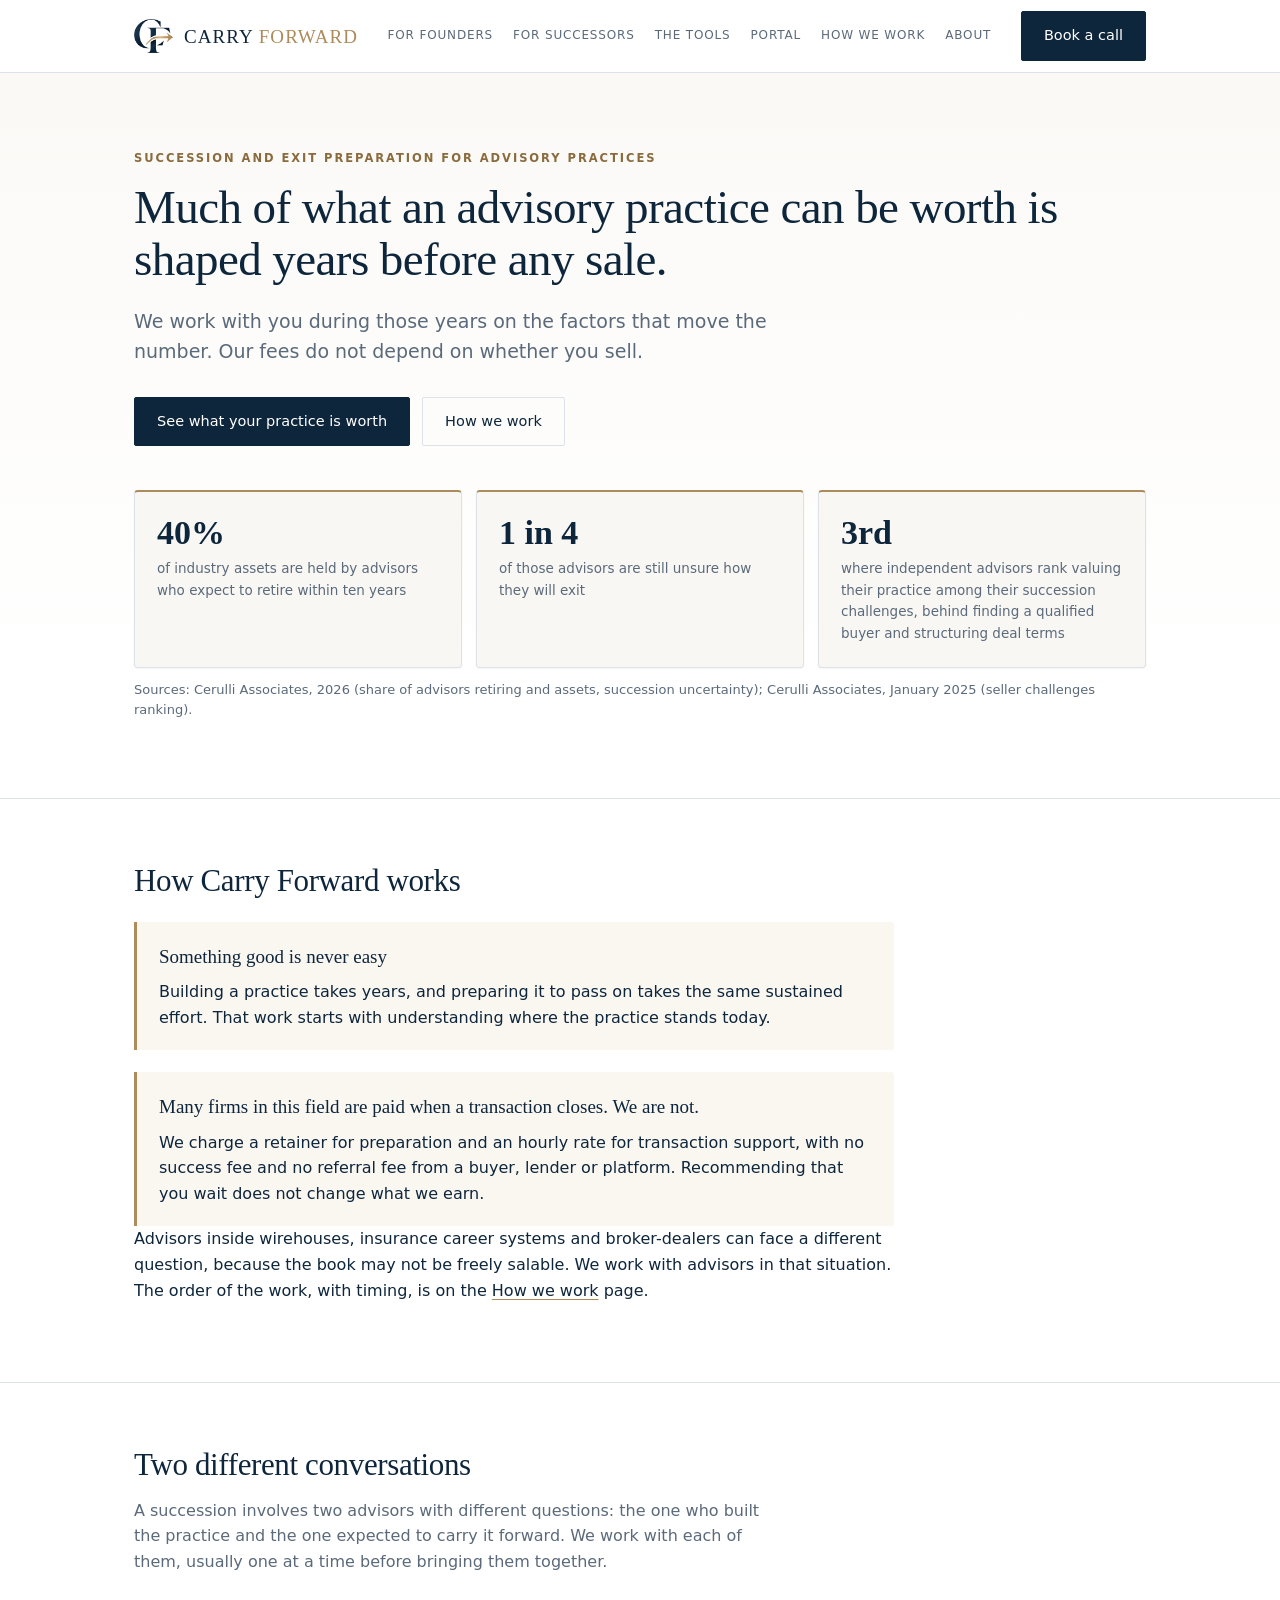
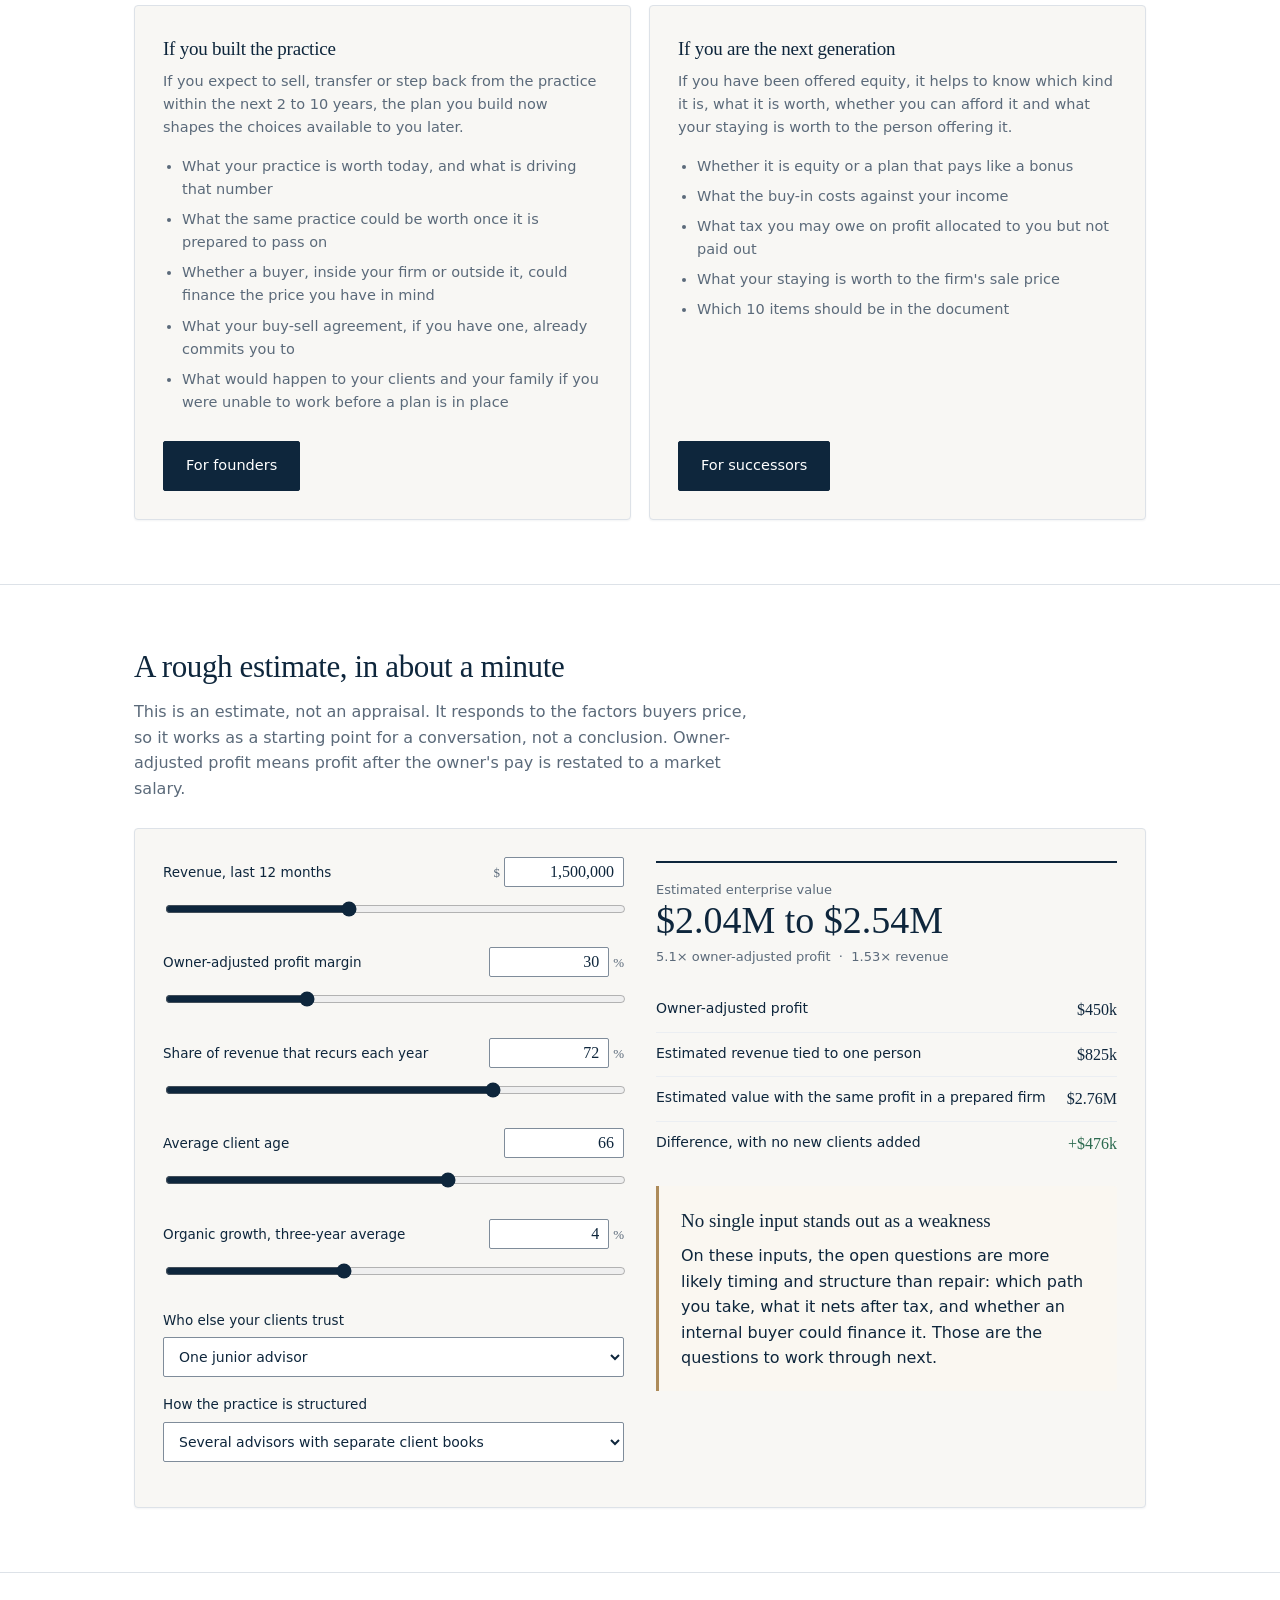
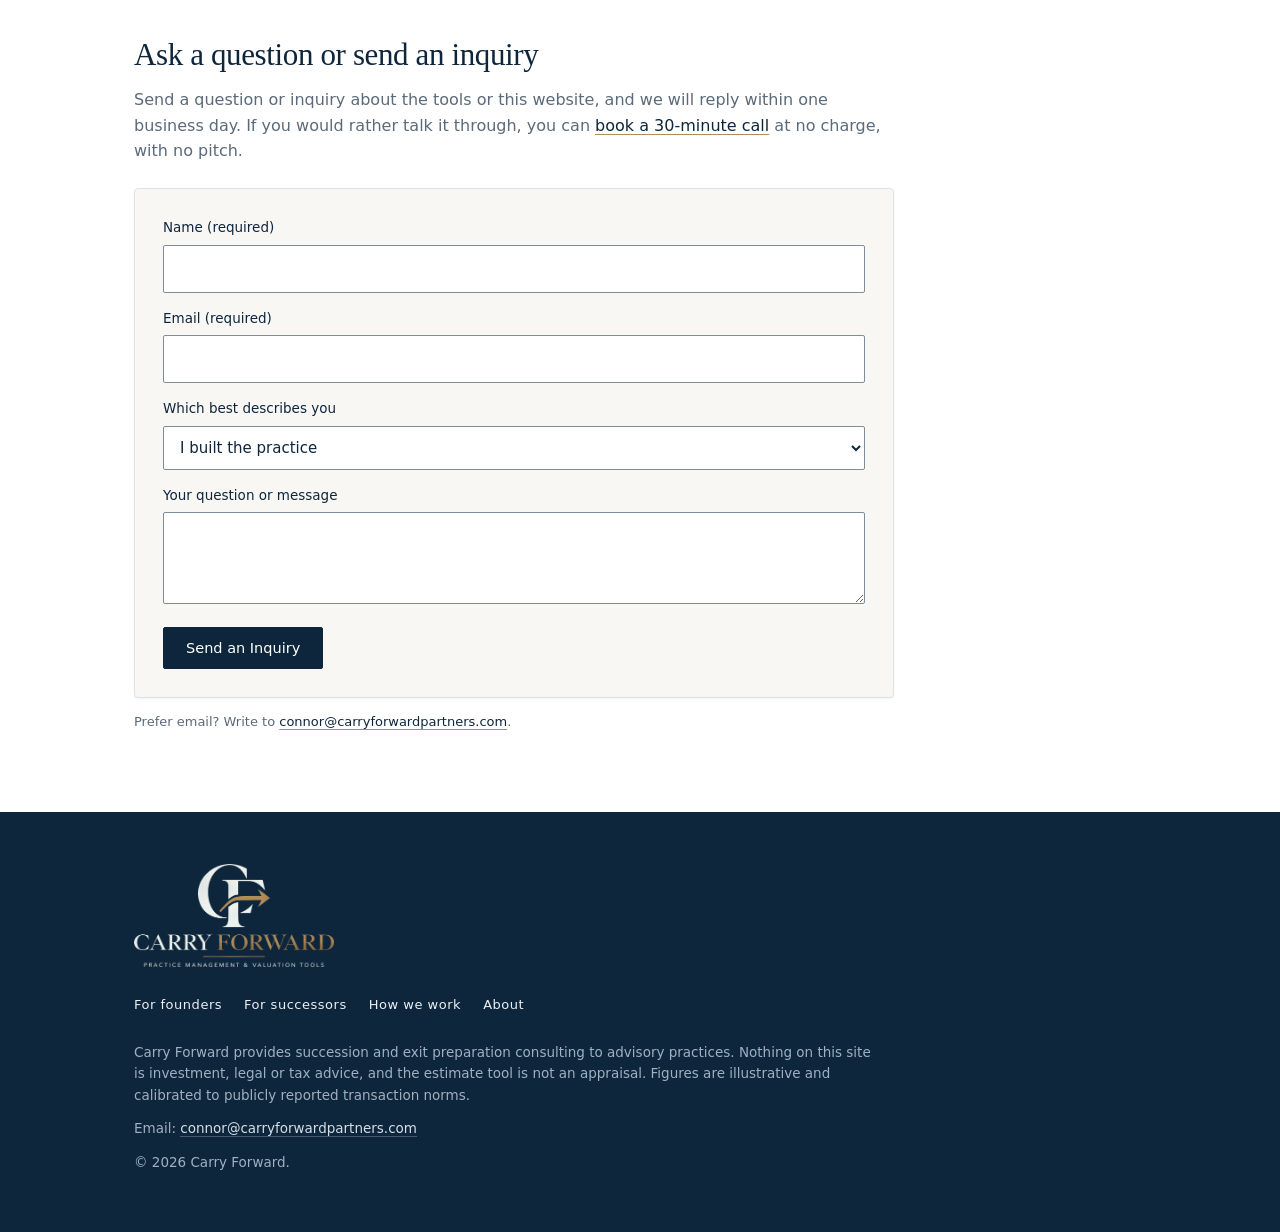
<file: index.html>
<!DOCTYPE html>
<html lang="en">
<head>
<meta charset="utf-8" />
<meta name="viewport" content="width=device-width, initial-scale=1" />
<meta name="robots" content="noindex, nofollow" />
<title>Carry Forward — succession and exit preparation for advisory practices</title>
<meta name="description" content="Succession and exit preparation for advisory practices: internal transfers, outside sales and step-backs. Fees agreed up front, with no success fee." />
<link rel="icon" href="assets/favicon.png" />
<link rel="stylesheet" href="assets/site.css" />
</head>
<body>

<a class="skip" href="#content">Skip to content</a>

<header>
  <div class="w nav">
    <a class="mark" href="index.html"><img src="assets/cf-mark-sm.png" alt="" /><span class="wm">Carry<i>&nbsp;Forward</i></span></a>
    <button class="burger" id="burger" aria-label="Menu" aria-controls="links" aria-expanded="false"><span></span><span></span><span></span></button>
    <nav aria-label="Main">
    <ul class="links" id="links">
      <li><a href="founders.html">For founders</a></li>
      <li><a href="successors.html">For successors</a></li>
      <li><a href="tools.html">The tools</a></li>
      <li><a href="signin.html">Portal</a></li>
      <li><a href="how-we-work.html">How we work</a></li>
      <li><a href="about.html">About</a></li>
      <li class="menu-cta"><a href="https://scheduler.zoom.us/connor-polan-gsqx0q/30-mins-with-connor" target="_blank" rel="noopener">Book a call<span class="sr-only"> (opens in a new tab)</span></a></li>
    </ul>
    </nav>
    <div class="navtools"><a class="btn" href="https://scheduler.zoom.us/connor-polan-gsqx0q/30-mins-with-connor" target="_blank" rel="noopener">Book a call<span class="sr-only"> (opens in a new tab)</span></a></div>
  </div>
</header>

<main id="content" tabindex="-1">

<div class="hero">
  <div class="w">
    <div class="eyebrow">Succession and exit preparation for advisory practices</div>
    <h1>Much of what an advisory practice can be worth is shaped years before any sale.</h1>
    <p class="lede">
      We work with you during those years on the factors that move the number. Our fees do not
      depend on whether you sell.
    </p>
    <div class="cta">
      <a class="btn" href="#estimate">See what your practice is worth</a>
      <a class="btn ghost" href="how-we-work.html">How we work</a>
    </div>

    <div class="stats">
      <div><b>40%</b><span>of industry assets are held by advisors who expect to retire within ten years</span></div>
      <div><b>1 in 4</b><span>of those advisors are still unsure how they will exit</span></div>
      <div><b>3rd</b><span>where independent advisors rank valuing their practice among their succession challenges, behind finding a qualified buyer and structuring deal terms</span></div>
    </div>
    <p class="muted small" style="margin-top:12px">Sources: Cerulli Associates, 2026 (share of advisors retiring and assets, succession uncertainty); Cerulli Associates, January 2025 (seller challenges ranking).</p>
  </div>
</div>

<section>
  <div class="w narrow">
    <h2>How Carry Forward works</h2>
    <div class="pull">
      <b>Something good is never easy</b>
      Building a practice takes years, and preparing it to pass on takes the same sustained
      effort. That work starts with understanding where the practice stands today.
    </div>
    <div class="pull">
      <b>Many firms in this field are paid when a transaction closes. We are not.</b>
      We charge a retainer for preparation and an hourly rate for transaction support, with no
      success fee and no referral fee from a buyer, lender or platform. Recommending that you wait
      does not change what we earn.
    </div>
    <p>
      Advisors inside wirehouses, insurance career systems and broker-dealers can face a different
      question, because the book may not be freely salable. We work with advisors in that
      situation. The order of the work, with timing, is on the
      <a href="how-we-work.html">How we work</a> page.
    </p>
  </div>
</section>

<section>
  <div class="w">
    <h2>Two different conversations</h2>
    <p class="muted" style="max-width:62ch">
      A succession involves two advisors with different questions: the one who built the practice
      and the one expected to carry it forward. We work with each of them, usually one at a time
      before bringing them together.
    </p>
    <div class="doors">
      <div class="door">
        <h3>If you built the practice</h3>
        <p class="muted" style="font-size:14.5px">
          If you expect to sell, transfer or step back from the practice within the next 2 to 10
          years, the plan you build now shapes the choices available to you later.
        </p>
        <ul>
          <li>What your practice is worth today, and what is driving that number</li>
          <li>What the same practice could be worth once it is prepared to pass on</li>
          <li>Whether a buyer, inside your firm or outside it, could finance the price you have in mind</li>
          <li>What your buy-sell agreement, if you have one, already commits you to</li>
          <li>What would happen to your clients and your family if you were unable to work before a plan is in place</li>
        </ul>
        <a class="btn" href="founders.html">For founders</a>
      </div>
      <div class="door">
        <h3>If you are the next generation</h3>
        <p class="muted" style="font-size:14.5px">
          If you have been offered equity, it helps to know which kind it is, what it is worth,
          whether you can afford it and what your staying is worth to the person offering it.
        </p>
        <ul>
          <li>Whether it is equity or a plan that pays like a bonus</li>
          <li>What the buy-in costs against your income</li>
          <li>What tax you may owe on profit allocated to you but not paid out</li>
          <li>What your staying is worth to the firm's sale price</li>
          <li>Which 10 items should be in the document</li>
        </ul>
        <a class="btn" href="successors.html">For successors</a>
      </div>
    </div>
  </div>
</section>

<section id="estimate">
  <div class="w">
    <h2>A rough estimate, in about a minute</h2>
    <p class="muted" style="max-width:62ch">
      This is an estimate, not an appraisal. It responds to the factors buyers price, so it works
      as a starting point for a conversation, not a conclusion. Owner-adjusted profit means profit
      after the owner's pay is restated to a market salary.
    </p>

    <div class="calc">
      <div class="calc-grid">
        <div>
          <div class="f">
            <div class="lab"><label for="rev">Revenue, last 12 months</label>
              <span class="numbox"><span class="numbox-aff" aria-hidden="true">$</span><input type="text" inputmode="decimal" id="revBox" class="numbox-input" aria-label="Revenue, last 12 months, exact value" value="1,500,000" /></span></div>
            <input type="range" id="rev" min="0" max="1000" step="1" value="396" />
          </div>
          <div class="f">
            <div class="lab"><label for="margin">Owner-adjusted profit margin</label>
              <span class="numbox"><input type="text" inputmode="decimal" id="marginBox" class="numbox-input" aria-label="Owner-adjusted profit margin, exact value" value="30" /><span class="numbox-aff" aria-hidden="true">%</span></span></div>
            <input type="range" id="margin" min="0" max="100" step="1" value="30" />
          </div>
          <div class="f">
            <div class="lab"><label for="fee">Share of revenue that recurs each year</label>
              <span class="numbox"><input type="text" inputmode="decimal" id="feeBox" class="numbox-input" aria-label="Share of revenue that recurs each year, exact value" value="72" /><span class="numbox-aff" aria-hidden="true">%</span></span></div>
            <input type="range" id="fee" min="0" max="100" step="1" value="72" />
          </div>
          <div class="f">
            <div class="lab"><label for="age">Average client age</label>
              <span class="numbox"><input type="text" inputmode="decimal" id="ageBox" class="numbox-input" aria-label="Average client age, exact value" value="66" /></span></div>
            <input type="range" id="age" min="40" max="82" step="1" value="66" />
          </div>
          <div class="f">
            <div class="lab"><label for="grow">Organic growth, three-year average</label>
              <span class="numbox"><input type="text" inputmode="decimal" id="growBox" class="numbox-input" aria-label="Organic growth, three-year average, exact value" value="4" /><span class="numbox-aff" aria-hidden="true">%</span></span></div>
            <input type="range" id="grow" min="-6" max="20" step="1" value="4" />
          </div>
          <div class="f">
            <label for="team"><span>Who else your clients trust</span></label>
            <select id="team">
              <option value="-0.45">Just me</option>
              <option value="0" selected>One junior advisor</option>
              <option value="0.35">A next-generation advisor who owns relationships</option>
            </select>
          </div>
          <div class="f">
            <label for="struct"><span>How the practice is structured</span></label>
            <select id="struct">
              <option value="0.80">One advisor with support staff</option>
              <option value="0.86" selected>Several advisors with separate client books</option>
              <option value="1.0">Several advisors with shared clients and one P&amp;L</option>
              <option value="1.12">Multiple teams with professional management</option>
            </select>
          </div>
        </div>

        <div>
          <p class="sr-only" id="estStatus" role="status" aria-live="polite"></p>
          <div class="result">
            <div class="muted small">Estimated enterprise value</div>
            <div class="big" id="range">—</div>
            <div class="muted small" style="margin-top:6px"><span id="ebitdaOut">—</span> owner-adjusted profit &nbsp;·&nbsp; <span id="multOut">—</span> revenue</div>
          </div>
          <div style="margin-top:20px">
            <div class="row"><span>Owner-adjusted profit</span><b id="ebitdaVal">—</b></div>
            <div class="row"><span>Estimated revenue tied to one person</span><b id="keyPerson">—</b></div>
            <div class="row"><span>Estimated value with the same profit in a prepared firm</span><b id="prepared">—</b></div>
            <div class="row"><span>Difference, with no new clients added</span><b id="delta" style="color:var(--gain)">—</b></div>
          </div>
          <div class="pull" style="margin-top:20px">
            <b id="verdict">Where the number comes from</b>
            <span id="verdictText">Change an input to see how much it moves the estimate.</span>
          </div>
        </div>
      </div>
    </div>
    <p class="muted small" id="bigFirmNote" style="margin-top:14px;display:none">
      At this size a buyer evaluates the management team and the client transition plan as
      closely as the earnings, so treat the range as a starting point, not a price.
    </p>
  </div>
</section>

<section id="book" class="last">
  <div class="w narrow">
    <h2>Ask a question or send an inquiry</h2>
    <p class="muted">
      Send a question or inquiry about the tools or this website, and we will reply within one
      business day. If you would rather talk it through, you can
      <a href="https://scheduler.zoom.us/connor-polan-gsqx0q/30-mins-with-connor" target="_blank" rel="noopener">book a 30-minute call<span class="sr-only"> (opens in a new tab)</span></a>
      at no charge, with no pitch.
    </p>
    <form class="book" method="POST" action="https://formspree.io/f/xnppblqg">
      <input type="hidden" name="source" value="homepage" />
      <div class="hp" aria-hidden="true"><label>Leave this field empty<input type="text" name="company" tabindex="-1" autocomplete="off" /></label></div>
      <div class="fg"><label for="n">Name (required)</label><input id="n" name="name" autocomplete="name" required /></div>
      <div class="fg"><label for="e">Email (required)</label><input id="e" name="email" type="email" autocomplete="email" required /></div>
      <div class="fg">
        <label for="r">Which best describes you</label>
        <select id="r" name="role">
          <option>I built the practice</option>
          <option>I am the next generation</option>
          <option>I run a firm, team or platform</option>
          <option>Something else</option>
        </select>
      </div>
      <div class="fg"><label for="m">Your question or message</label><textarea id="m" name="message"></textarea></div>
      <button class="btn" type="submit">Send an Inquiry</button>
      <p id="sent" class="muted" role="status" tabindex="-1" data-ok="Thank you. We will reply within one business day."></p>
    </form>
    <p class="muted small" style="margin-top:14px">Prefer email? Write to <a href="mailto:connor@carryforwardpartners.com">connor@carryforwardpartners.com</a>.</p>
  </div>
</section>

</main>

<footer>
  <div class="w">
    <div class="fnav">
      <a href="founders.html">For founders</a>
      <a href="successors.html">For successors</a>
      <a href="how-we-work.html">How we work</a>
      <a href="about.html">About</a>
    </div>
    <p>
      Carry Forward provides succession and exit preparation consulting to advisory practices.
      Nothing on this site is investment, legal or tax advice, and the estimate tool is not an
      appraisal. Figures are illustrative and calibrated to publicly reported transaction norms.
    </p>
    <p>Email: <a href="mailto:connor@carryforwardpartners.com">connor@carryforwardpartners.com</a></p>
    <p>&copy; <span id="yr"></span> Carry Forward.</p>
  </div>
</footer>

<script src="assets/site.js"></script>
</body>
</html>
</file>
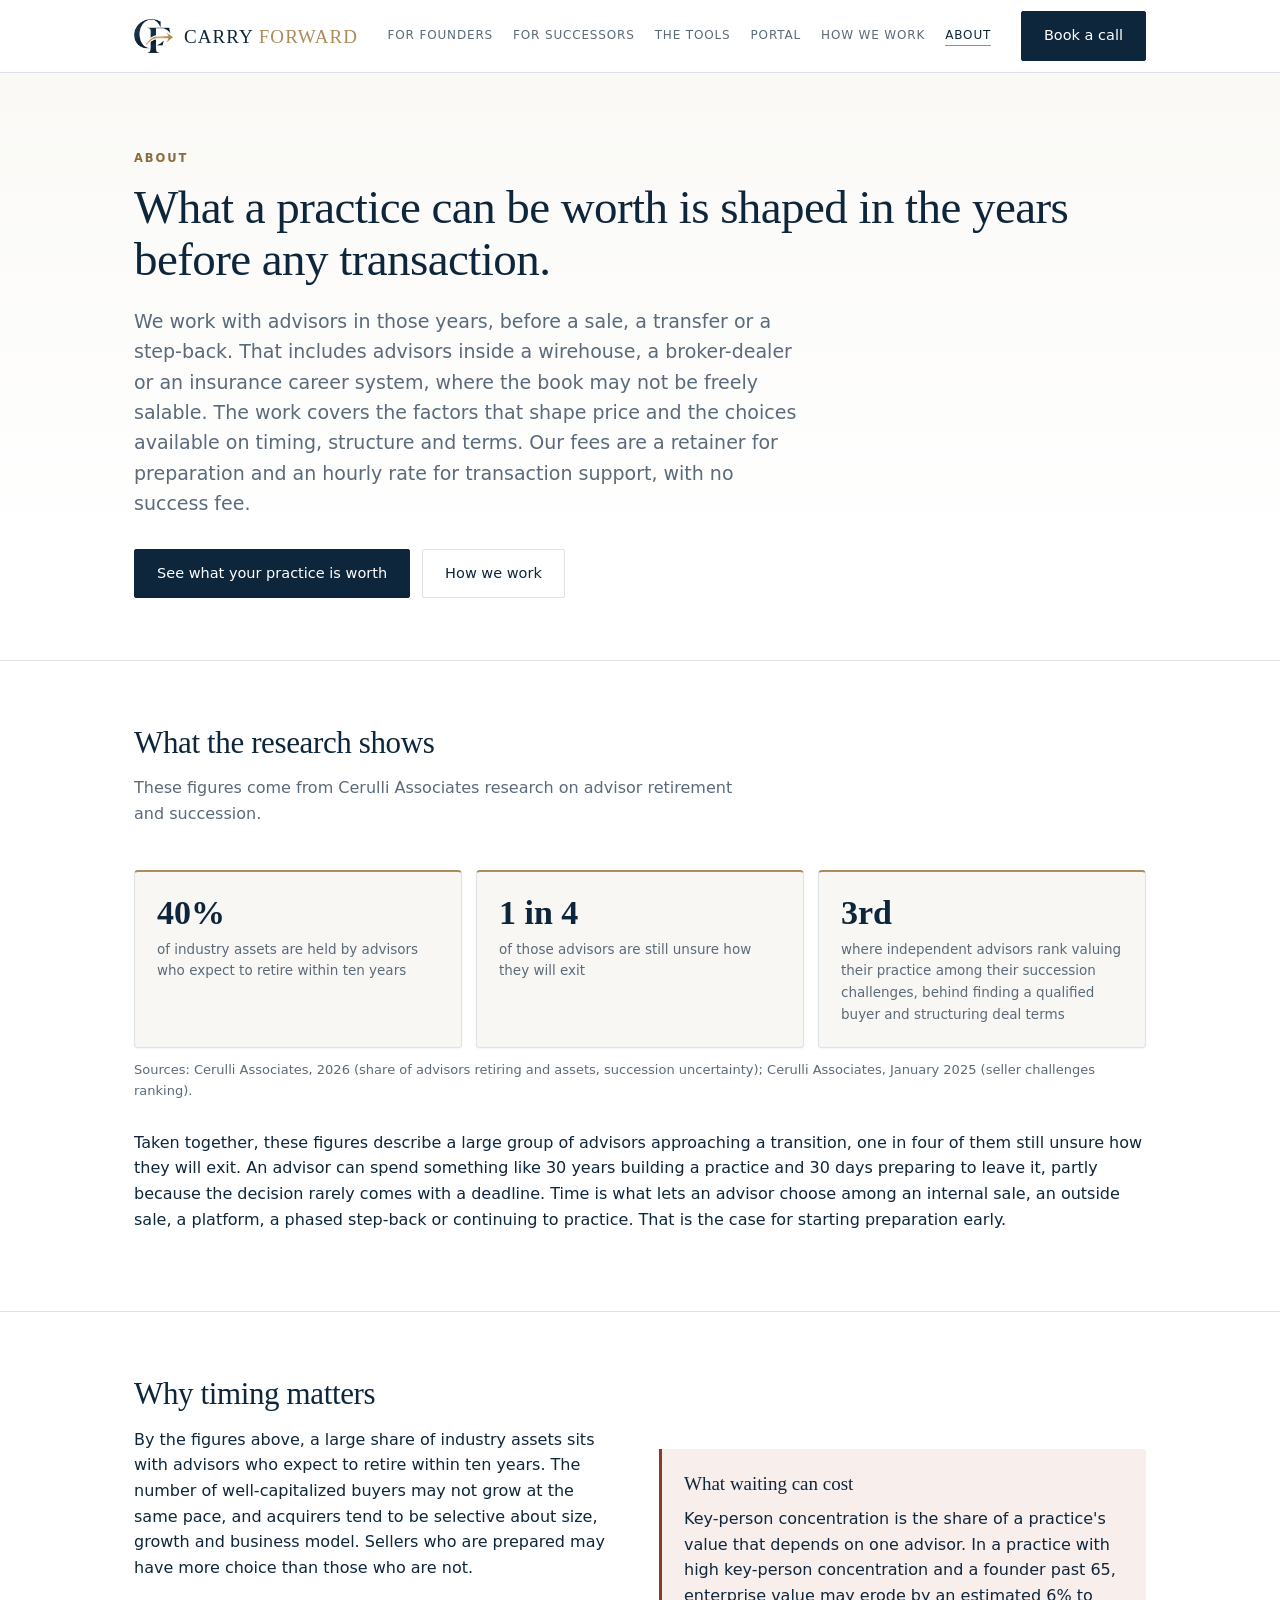
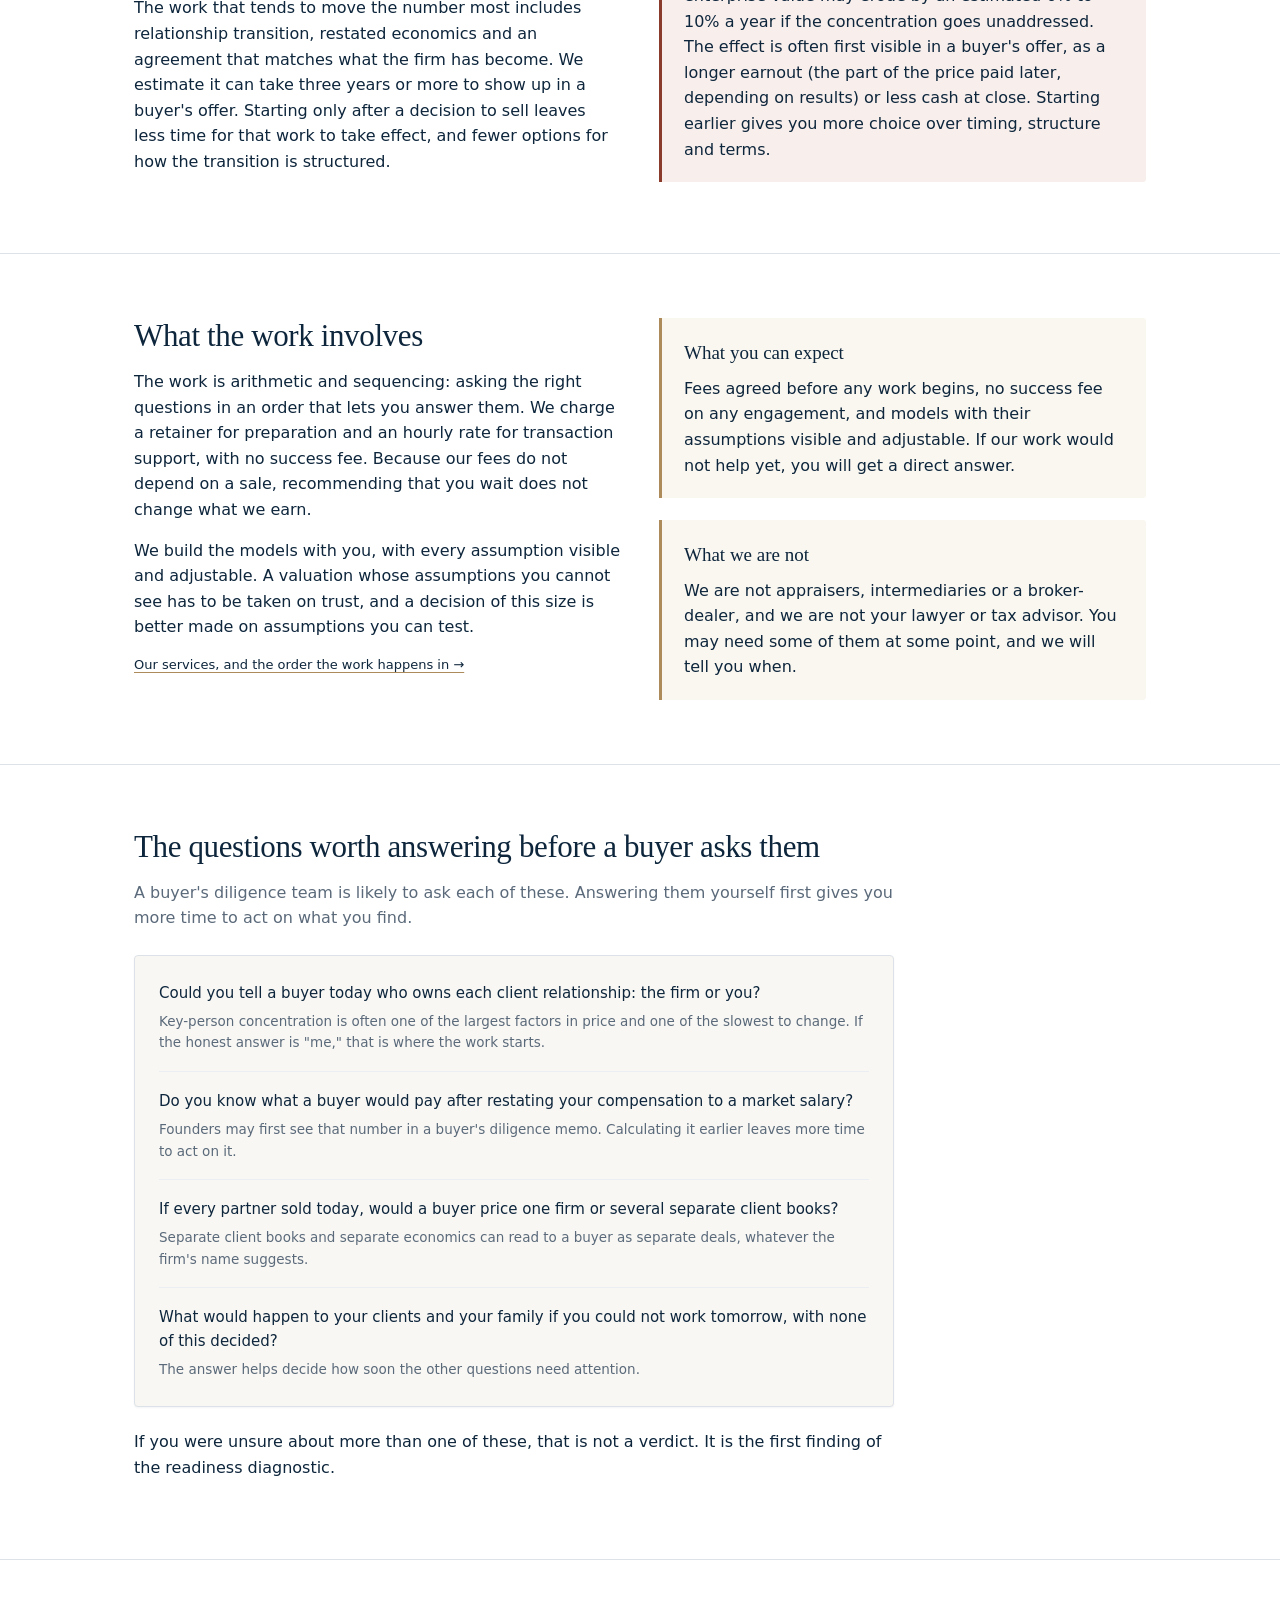
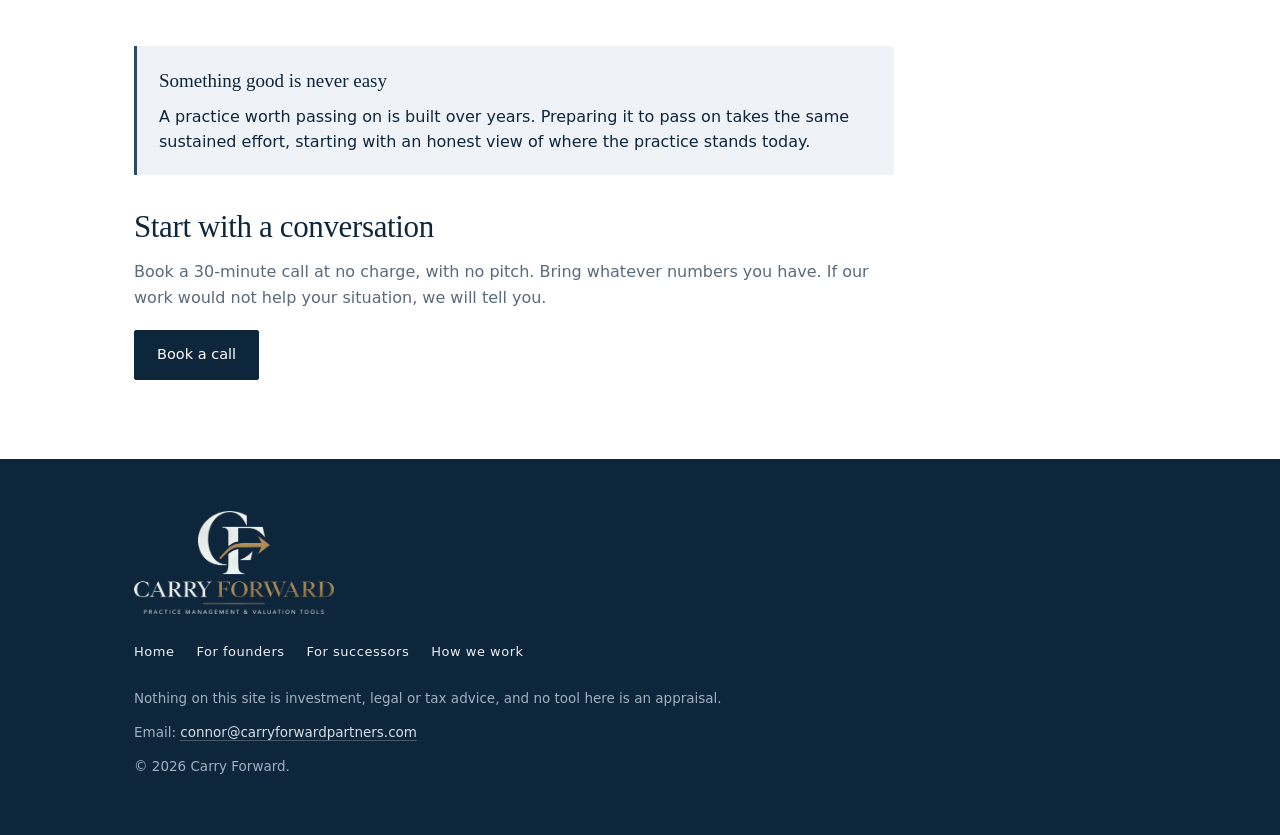
<file: about.html>
<!DOCTYPE html>
<html lang="en">
<head>
<meta charset="utf-8" />
<meta name="viewport" content="width=device-width, initial-scale=1" />
<meta name="robots" content="noindex, nofollow" />
<title>About — Carry Forward</title>
<meta name="description" content="The case for preparing a practice well before any transaction, drawn from Cerulli research on advisor retirement and succession and from how we are paid." />
<link rel="icon" href="assets/favicon.png" />
<link rel="stylesheet" href="assets/site.css" />
</head>
<body>

<a class="skip" href="#content">Skip to content</a>

<header>
  <div class="w nav">
    <a class="mark" href="index.html"><img src="assets/cf-mark-sm.png" alt="" /><span class="wm">Carry<i>&nbsp;Forward</i></span></a>
    <button class="burger" id="burger" aria-label="Menu" aria-controls="links" aria-expanded="false"><span></span><span></span><span></span></button>
    <nav aria-label="Main">
    <ul class="links" id="links">
      <li><a href="founders.html">For founders</a></li>
      <li><a href="successors.html">For successors</a></li>
      <li><a href="tools.html">The tools</a></li>
      <li><a href="signin.html">Portal</a></li>
      <li><a href="how-we-work.html">How we work</a></li>
      <li><a href="about.html" aria-current="page">About</a></li>
      <li class="menu-cta"><a href="https://scheduler.zoom.us/connor-polan-gsqx0q/30-mins-with-connor" target="_blank" rel="noopener">Book a call<span class="sr-only"> (opens in a new tab)</span></a></li>
    </ul>
    </nav>
    <div class="navtools"><a class="btn" href="https://scheduler.zoom.us/connor-polan-gsqx0q/30-mins-with-connor" target="_blank" rel="noopener">Book a call<span class="sr-only"> (opens in a new tab)</span></a></div>
  </div>
</header>

<main id="content" tabindex="-1">

<div class="hero">
  <div class="w">
    <div class="eyebrow">About</div>
    <h1>What a practice can be worth is shaped in the years before any transaction.</h1>
    <p class="lede">
      We work with advisors in those years, before a sale, a transfer or a step-back. That includes
      advisors inside a wirehouse, a broker-dealer or an insurance career system, where the book
      may not be freely salable. The work covers the factors that shape price and the choices
      available on timing, structure and terms. Our fees are a retainer for preparation and an
      hourly rate for transaction support, with no success fee.
    </p>
    <div class="cta">
      <a class="btn" href="index.html#estimate">See what your practice is worth</a>
      <a class="btn ghost" href="how-we-work.html">How we work</a>
    </div>
  </div>
</div>

<section>
  <div class="w">
    <h2>What the research shows</h2>
    <p class="muted" style="max-width:62ch">
      These figures come from Cerulli Associates research on advisor retirement and succession.
    </p>
    <div class="stats">
      <div><b>40%</b><span>of industry assets are held by advisors who expect to retire within ten years</span></div>
      <div><b>1 in 4</b><span>of those advisors are still unsure how they will exit</span></div>
      <div><b>3rd</b><span>where independent advisors rank valuing their practice among their succession challenges, behind finding a qualified buyer and structuring deal terms</span></div>
    </div>
    <p class="muted small" style="margin-top:12px">Sources: Cerulli Associates, 2026 (share of advisors retiring and assets, succession uncertainty); Cerulli Associates, January 2025 (seller challenges ranking).</p>
    <p style="margin-top:28px">
      Taken together, these figures describe a large group of advisors approaching a transition,
      one in four of them still unsure how they will exit. An advisor can spend something like 30
      years building a practice and 30 days preparing to leave it, partly because the decision
      rarely comes with a deadline. Time is what lets an advisor choose among an internal sale,
      an outside sale, a platform, a phased step-back or continuing to practice. That is the case
      for starting preparation early.
    </p>
  </div>
</section>

<section>
  <div class="w">
    <h2>Why timing matters</h2>
    <div class="two">
      <div>
        <p>
          By the figures above, a large share of industry assets sits with advisors who expect to
          retire within ten years. The number of well-capitalized buyers may not grow at the same
          pace, and acquirers tend to be selective about size, growth and business model. Sellers
          who are prepared may have more choice than those who are not.
        </p>
        <p>
          The work that tends to move the number most includes relationship transition, restated
          economics and an agreement that matches what the firm has become. We estimate it can take
          three years or more to show up in a buyer's offer. Starting only after a decision to sell
          leaves less time for that work to take effect, and fewer options for how the transition
          is structured.
        </p>
      </div>
      <div>
        <div class="pull warn">
          <b>What waiting can cost</b>
          Key-person concentration is the share of a practice's value that depends on one advisor.
          In a practice with high key-person concentration and a founder past 65, enterprise value
          may erode by an estimated 6% to 10% a year if the concentration goes unaddressed. The
          effect is often first visible in a buyer's offer, as a longer earnout (the part of the
          price paid later, depending on results) or less cash at close. Starting earlier gives
          you more choice over timing, structure and terms.
        </div>
      </div>
    </div>
  </div>
</section>

<section>
  <div class="w two">
    <div>
      <h2>What the work involves</h2>
      <p>
        The work is arithmetic and sequencing: asking the right questions in an order that lets
        you answer them. We charge a retainer for preparation and an hourly rate for transaction
        support, with no success fee. Because our fees do not depend on a sale, recommending that
        you wait does not change what we earn.
      </p>
      <p>
        We build the models with you, with every assumption visible and adjustable. A valuation
        whose assumptions you cannot see has to be taken on trust, and a decision of this size is
        better made on assumptions you can test.
      </p>
      <p class="muted small">
        <a href="how-we-work.html">Our services, and the order the work happens in →</a>
      </p>
    </div>
    <div>
      <div class="pull" style="margin-top:0">
        <b>What you can expect</b>
        Fees agreed before any work begins, no success fee on any engagement, and models with
        their assumptions visible and adjustable. If our work would not help yet, you will get a
        direct answer.
      </div>
      <div class="pull">
        <b>What we are not</b>
        We are not appraisers, intermediaries or a broker-dealer, and we are not your lawyer or
        tax advisor. You may need some of them at some point, and we will tell you when.
      </div>
    </div>
  </div>
</section>

<section>
  <div class="w narrow">
    <h2>The questions worth answering before a buyer asks them</h2>
    <p class="muted">
      A buyer's diligence team is likely to ask each of these. Answering them yourself first
      gives you more time to act on what you find.
    </p>
    <div class="qa">
      <div class="q">
        <p>Could you tell a buyer today who owns each client relationship: the firm or you?</p>
        <em>Key-person concentration is often one of the largest factors in price and one of the
        slowest to change. If the honest answer is "me," that is where the work starts.</em>
      </div>
      <div class="q">
        <p>Do you know what a buyer would pay after restating your compensation to a market salary?</p>
        <em>Founders may first see that number in a buyer's diligence memo. Calculating it earlier
        leaves more time to act on it.</em>
      </div>
      <div class="q">
        <p>If every partner sold today, would a buyer price one firm or several separate client books?</p>
        <em>Separate client books and separate economics can read to a buyer as separate deals,
        whatever the firm's name suggests.</em>
      </div>
      <div class="q">
        <p>What would happen to your clients and your family if you could not work tomorrow, with none of this decided?</p>
        <em>The answer helps decide how soon the other questions need attention.</em>
      </div>
    </div>
    <p style="margin-top:22px">
      If you were unsure about more than one of these, that is not a verdict. It is the first
      finding of the readiness diagnostic.
    </p>
  </div>
</section>

<section class="last">
  <div class="w narrow">
    <div class="pull alt">
      <b>Something good is never easy</b>
      A practice worth passing on is built over years. Preparing it to pass on takes the same
      sustained effort, starting with an honest view of where the practice stands today.
    </div>
    <h2 style="margin-top:34px">Start with a conversation</h2>
    <p class="muted">
      Book a 30-minute call at no charge, with no pitch. Bring whatever numbers you have. If our
      work would not help your situation, we will tell you.
    </p>
    <p style="margin-top:20px"><a class="btn" href="https://scheduler.zoom.us/connor-polan-gsqx0q/30-mins-with-connor" target="_blank" rel="noopener">Book a call<span class="sr-only"> (opens in a new tab)</span></a></p>
  </div>
</section>

</main>

<footer>
  <div class="w">
    <div class="fnav">
      <a href="index.html">Home</a>
      <a href="founders.html">For founders</a>
      <a href="successors.html">For successors</a>
      <a href="how-we-work.html">How we work</a>
    </div>
    <p>Nothing on this site is investment, legal or tax advice, and no tool here is an appraisal.</p>
    <p>Email: <a href="mailto:connor@carryforwardpartners.com">connor@carryforwardpartners.com</a></p>
    <p>&copy; <span id="yr"></span> Carry Forward.</p>
  </div>
</footer>

<script src="assets/site.js"></script>
</body>
</html>
</file>
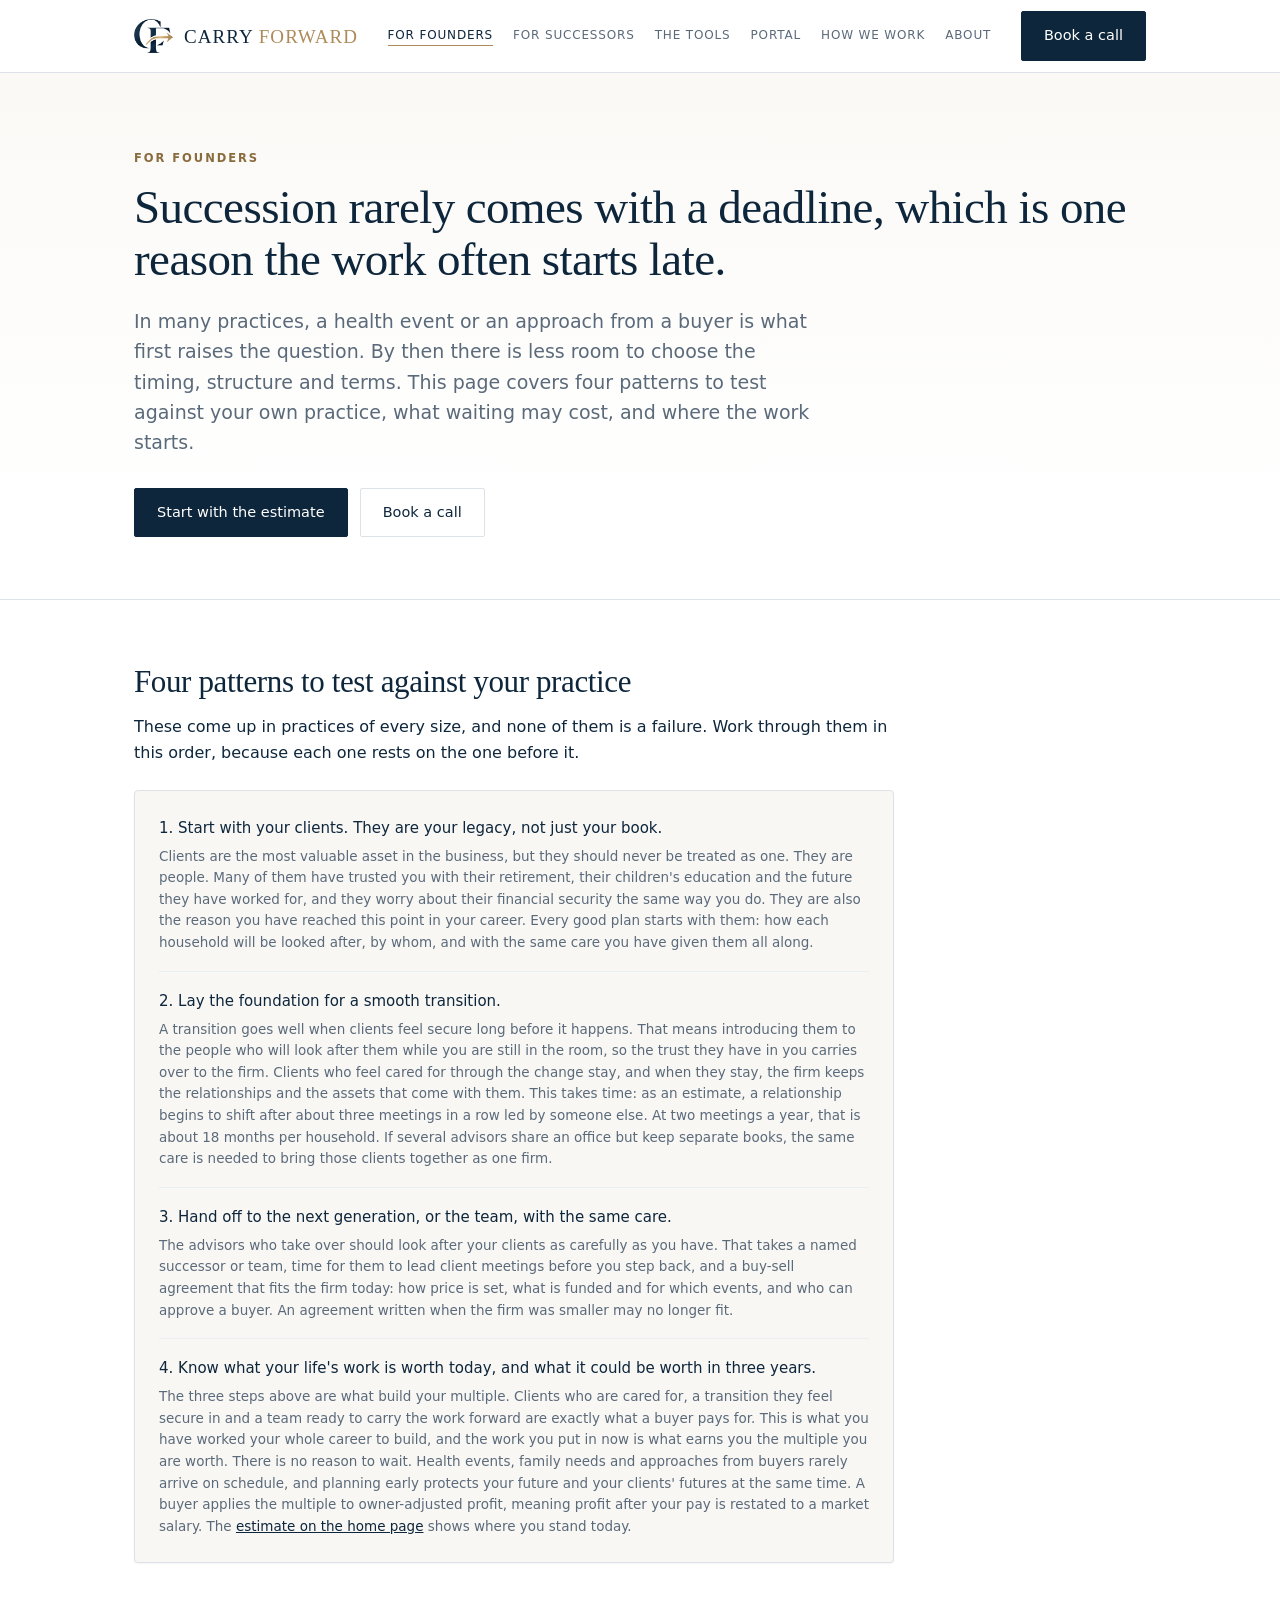
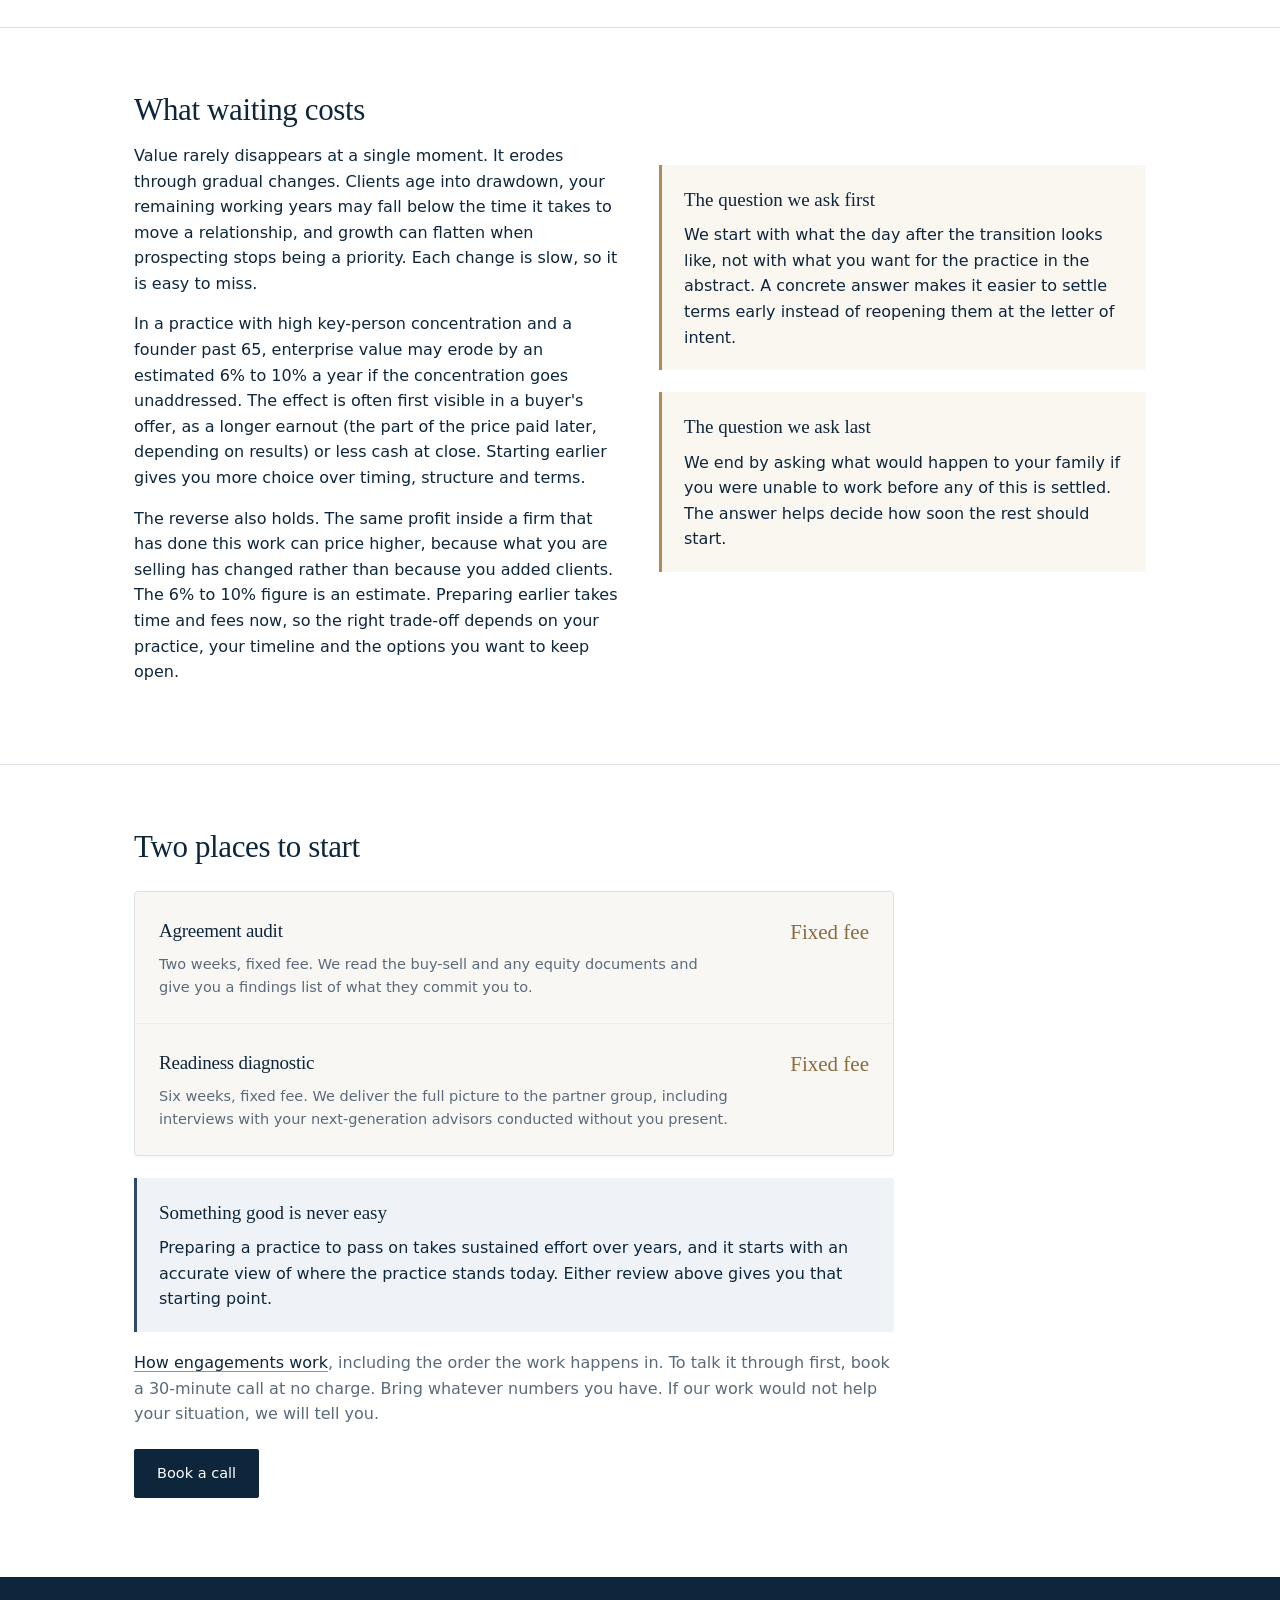
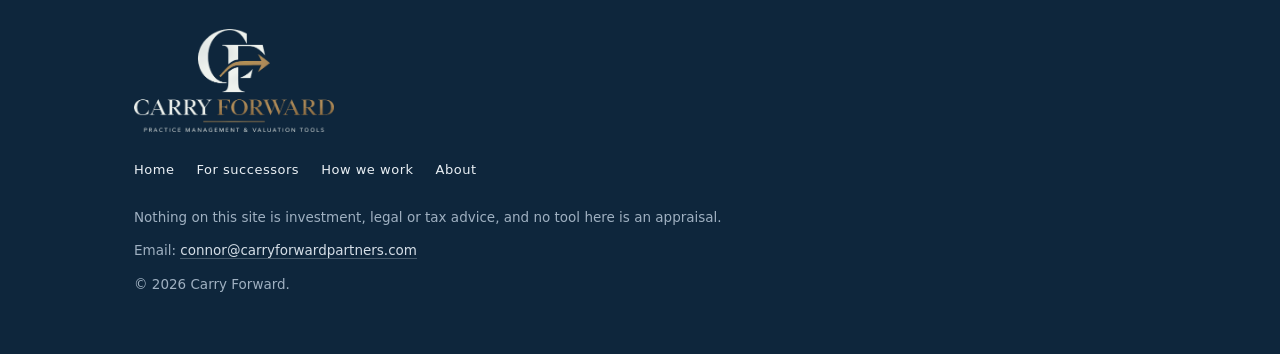
<file: founders.html>
<!DOCTYPE html>
<html lang="en">
<head>
<meta charset="utf-8" />
<meta name="viewport" content="width=device-width, initial-scale=1" />
<meta name="robots" content="noindex, nofollow" />
<title>For founders — Carry Forward</title>
<meta name="description" content="For founders considering a sale, an internal transfer or a step-back: what the practice is worth, what it could be worth, and what waiting may cost." />
<link rel="icon" href="assets/favicon.png" />
<link rel="stylesheet" href="assets/site.css" />
</head>
<body>

<a class="skip" href="#content">Skip to content</a>

<header>
  <div class="w nav">
    <a class="mark" href="index.html"><img src="assets/cf-mark-sm.png" alt="" /><span class="wm">Carry<i>&nbsp;Forward</i></span></a>
    <button class="burger" id="burger" aria-label="Menu" aria-controls="links" aria-expanded="false"><span></span><span></span><span></span></button>
    <nav aria-label="Main">
    <ul class="links" id="links">
      <li><a href="founders.html" aria-current="page">For founders</a></li>
      <li><a href="successors.html">For successors</a></li>
      <li><a href="tools.html">The tools</a></li>
      <li><a href="signin.html">Portal</a></li>
      <li><a href="how-we-work.html">How we work</a></li>
      <li><a href="about.html">About</a></li>
      <li class="menu-cta"><a href="https://scheduler.zoom.us/connor-polan-gsqx0q/30-mins-with-connor" target="_blank" rel="noopener">Book a call<span class="sr-only"> (opens in a new tab)</span></a></li>
    </ul>
    </nav>
    <div class="navtools"><a class="btn" href="https://scheduler.zoom.us/connor-polan-gsqx0q/30-mins-with-connor" target="_blank" rel="noopener">Book a call<span class="sr-only"> (opens in a new tab)</span></a></div>
  </div>
</header>

<main id="content" tabindex="-1">

<div class="hero">
  <div class="w">
    <div class="eyebrow">For founders</div>
    <h1>Succession rarely comes with a deadline, which is one reason the work often starts late.</h1>
    <p class="lede">
      In many practices, a health event or an approach from a buyer is what first raises the
      question. By then there is less room to choose the timing, structure and terms. This page
      covers four patterns to test against your own practice, what waiting may cost, and where
      the work starts.
    </p>
    <div class="cta">
      <a class="btn" href="index.html#estimate">Start with the estimate</a>
      <a class="btn ghost" href="https://scheduler.zoom.us/connor-polan-gsqx0q/30-mins-with-connor" target="_blank" rel="noopener">Book a call<span class="sr-only"> (opens in a new tab)</span></a>
    </div>
  </div>
</div>

<section>
  <div class="w narrow">
    <h2>Four patterns to test against your practice</h2>
    <p>
      These come up in practices of every size, and none of them is a failure. Work through them
      in this order, because each one rests on the one before it.
    </p>
    <div class="qa">
      <div class="q">
        <p>1. Start with your clients. They are your legacy, not just your book.</p>
        <em>Clients are the most valuable asset in the business, but they should never be treated
        as one. They are people. Many of them have trusted you with their retirement, their
        children's education and the future they have worked for, and they worry about their
        financial security the same way you do. They are also the reason you have reached this
        point in your career. Every good plan starts with them: how each household will be looked
        after, by whom, and with the same care you have given them all along.</em>
      </div>
      <div class="q">
        <p>2. Lay the foundation for a smooth transition.</p>
        <em>A transition goes well when clients feel secure long before it happens. That means
        introducing them to the people who will look after them while you are still in the room,
        so the trust they have in you carries over to the firm. Clients who feel cared for through
        the change stay, and when they stay, the firm keeps the relationships and the assets that
        come with them. This takes time: as an estimate, a relationship begins to shift after about
        three meetings in a row led by someone else. At two meetings a year, that is about 18
        months per household. If several advisors share an office but keep separate books, the
        same care is needed to bring those clients together as one firm.</em>
      </div>
      <div class="q">
        <p>3. Hand off to the next generation, or the team, with the same care.</p>
        <em>The advisors who take over should look after your clients as carefully as you have.
        That takes a named successor or team, time for them to lead client meetings before you step
        back, and a buy-sell agreement that fits the firm today: how price is set, what is funded
        and for which events, and who can approve a buyer. An agreement written when the firm was
        smaller may no longer fit.</em>
      </div>
      <div class="q">
        <p>4. Know what your life's work is worth today, and what it could be worth in three years.</p>
        <em>The three steps above are what build your multiple. Clients who are cared for, a
        transition they feel secure in and a team ready to carry the work forward are exactly what
        a buyer pays for. This is what you have worked your whole career to build, and the work you
        put in now is what earns you the multiple you are worth. There is no reason to wait. Health
        events, family needs and approaches from buyers rarely arrive on schedule, and planning
        early protects your future and your clients' futures at the same time. A buyer applies the
        multiple to owner-adjusted profit, meaning profit after your pay is restated to a market
        salary. The <a href="index.html#estimate">estimate on the home page</a> shows where you
        stand today.</em>
      </div>
    </div>
  </div>
</section>

<section>
  <div class="w">
    <h2>What waiting costs</h2>
    <div class="two">
      <div>
        <p>
          Value rarely disappears at a single moment. It erodes through gradual changes. Clients
          age into drawdown, your remaining working years may fall below the time it takes to move
          a relationship, and growth can flatten when prospecting stops being a priority. Each
          change is slow, so it is easy to miss.
        </p>
        <p>
          In a practice with high key-person concentration and a founder past 65, enterprise value
          may erode by an estimated 6% to 10% a year if the concentration goes unaddressed. The
          effect is often first visible in a buyer's offer, as a longer earnout (the part of the
          price paid later, depending on results) or less cash at close. Starting earlier gives
          you more choice over timing, structure and terms.
        </p>
        <p>
          The reverse also holds. The same profit inside a firm that has done this work can price
          higher, because what you are selling has changed rather than because you added clients.
          The 6% to 10% figure is an estimate. Preparing earlier takes time and fees now, so the
          right trade-off depends on your practice, your timeline and the options you want to keep
          open.
        </p>
      </div>
      <div>
        <div class="pull">
          <b>The question we ask first</b>
          We start with what the day after the transition looks like, not with what you want for
          the practice in the abstract. A concrete answer makes it easier to settle terms early
          instead of reopening them at the letter of intent.
        </div>
        <div class="pull">
          <b>The question we ask last</b>
          We end by asking what would happen to your family if you were unable to work before any
          of this is settled. The answer helps decide how soon the rest should start.
        </div>
      </div>
    </div>
  </div>
</section>

<section class="last">
  <div class="w narrow">
    <h2>Two places to start</h2>
    <div class="ladder">
      <div class="step">
        <div>
          <h3>Agreement audit</h3>
          <p>Two weeks, fixed fee. We read the buy-sell and any equity documents and give you a
          findings list of what they commit you to.</p>
        </div>
        <div class="price">Fixed fee</div>
      </div>
      <div class="step">
        <div>
          <h3>Readiness diagnostic</h3>
          <p>Six weeks, fixed fee. We deliver the full picture to the partner group, including
          interviews with your next-generation advisors conducted without you present.</p>
        </div>
        <div class="price">Fixed fee</div>
      </div>
    </div>
    <div class="pull alt">
      <b>Something good is never easy</b>
      Preparing a practice to pass on takes sustained effort over years, and it starts with an
      accurate view of where the practice stands today. Either review above gives you that
      starting point.
    </div>
    <p class="muted" style="margin-top:18px">
      <a href="how-we-work.html">How engagements work</a>, including the order the work happens
      in. To talk it through first, book a 30-minute call at no charge. Bring whatever numbers
      you have. If our work would not help your situation, we will tell you.
    </p>
    <p style="margin-top:22px"><a class="btn" href="https://scheduler.zoom.us/connor-polan-gsqx0q/30-mins-with-connor" target="_blank" rel="noopener">Book a call<span class="sr-only"> (opens in a new tab)</span></a></p>
  </div>
</section>

</main>

<footer>
  <div class="w">
    <div class="fnav">
      <a href="index.html">Home</a>
      <a href="successors.html">For successors</a>
      <a href="how-we-work.html">How we work</a>
      <a href="about.html">About</a>
    </div>
    <p>Nothing on this site is investment, legal or tax advice, and no tool here is an appraisal.</p>
    <p>Email: <a href="mailto:connor@carryforwardpartners.com">connor@carryforwardpartners.com</a></p>
    <p>&copy; <span id="yr"></span> Carry Forward.</p>
  </div>
</footer>

<script src="assets/site.js"></script>
</body>
</html>
</file>
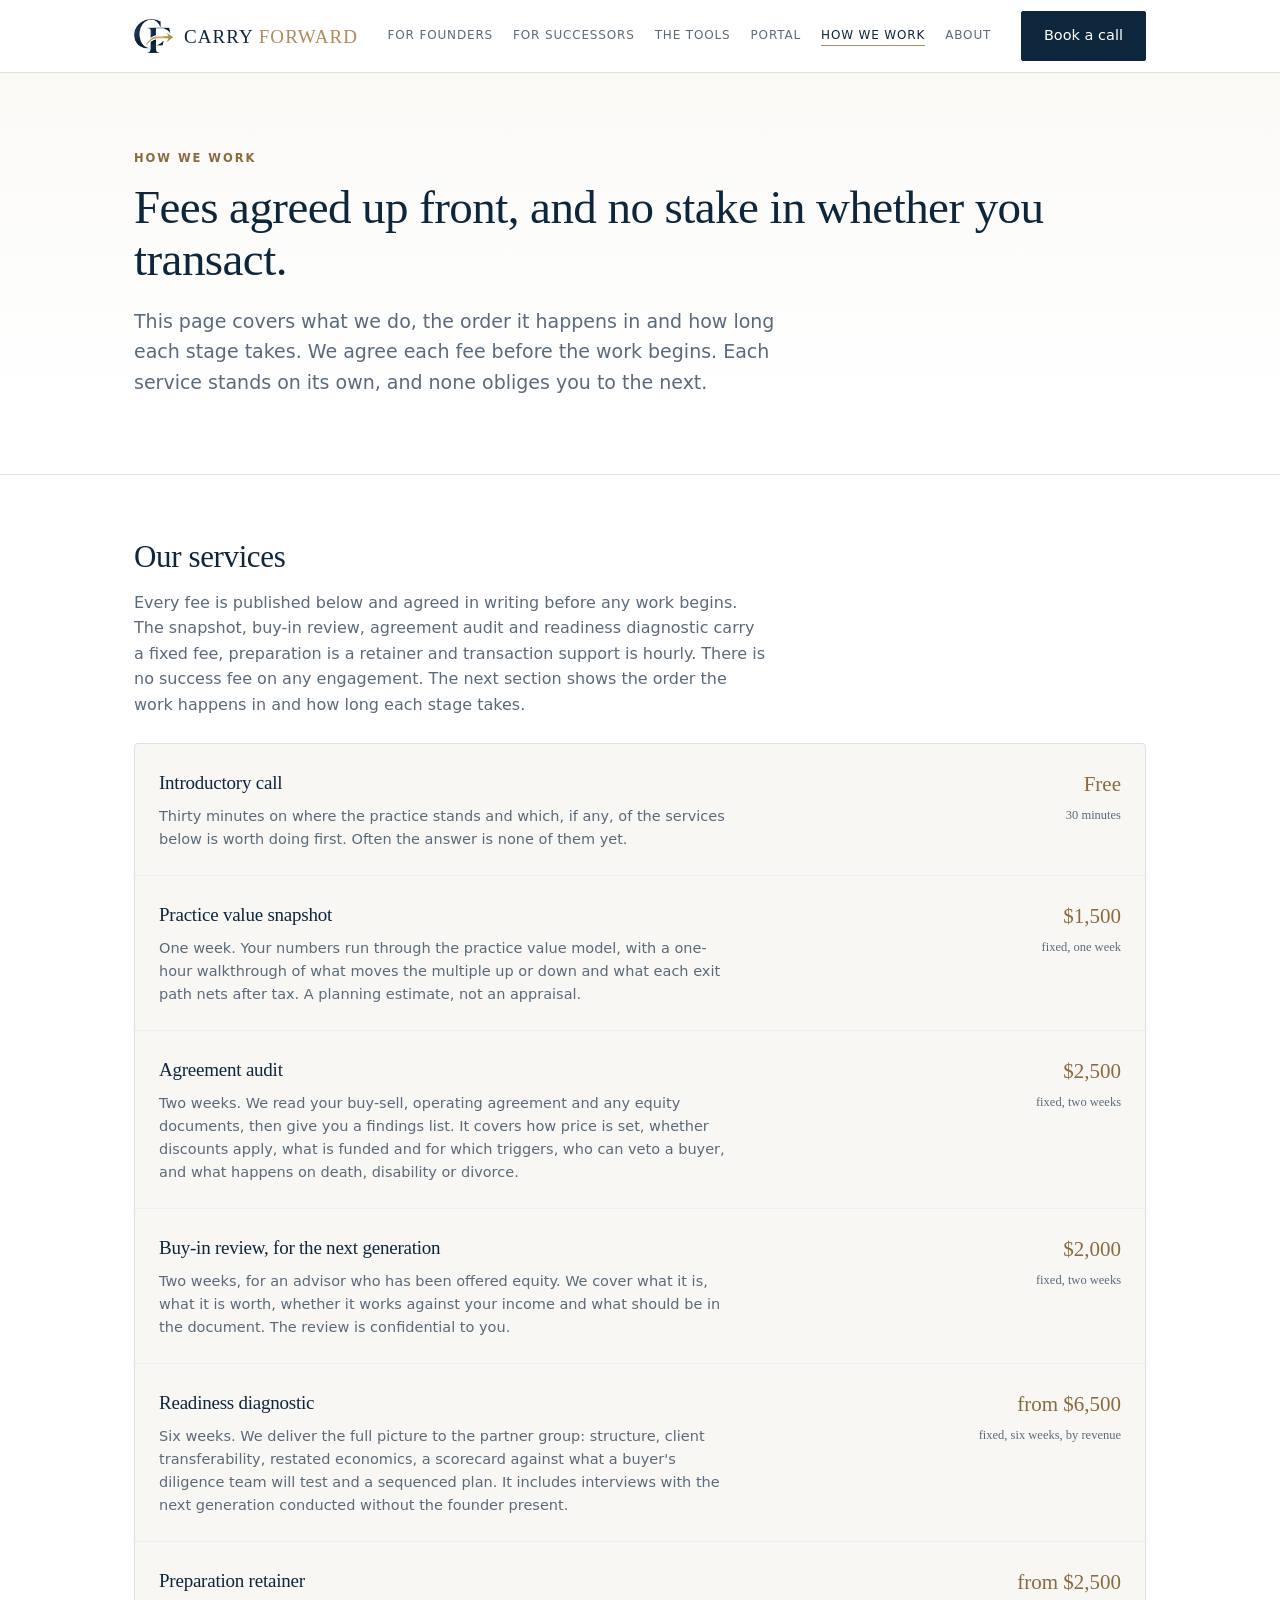
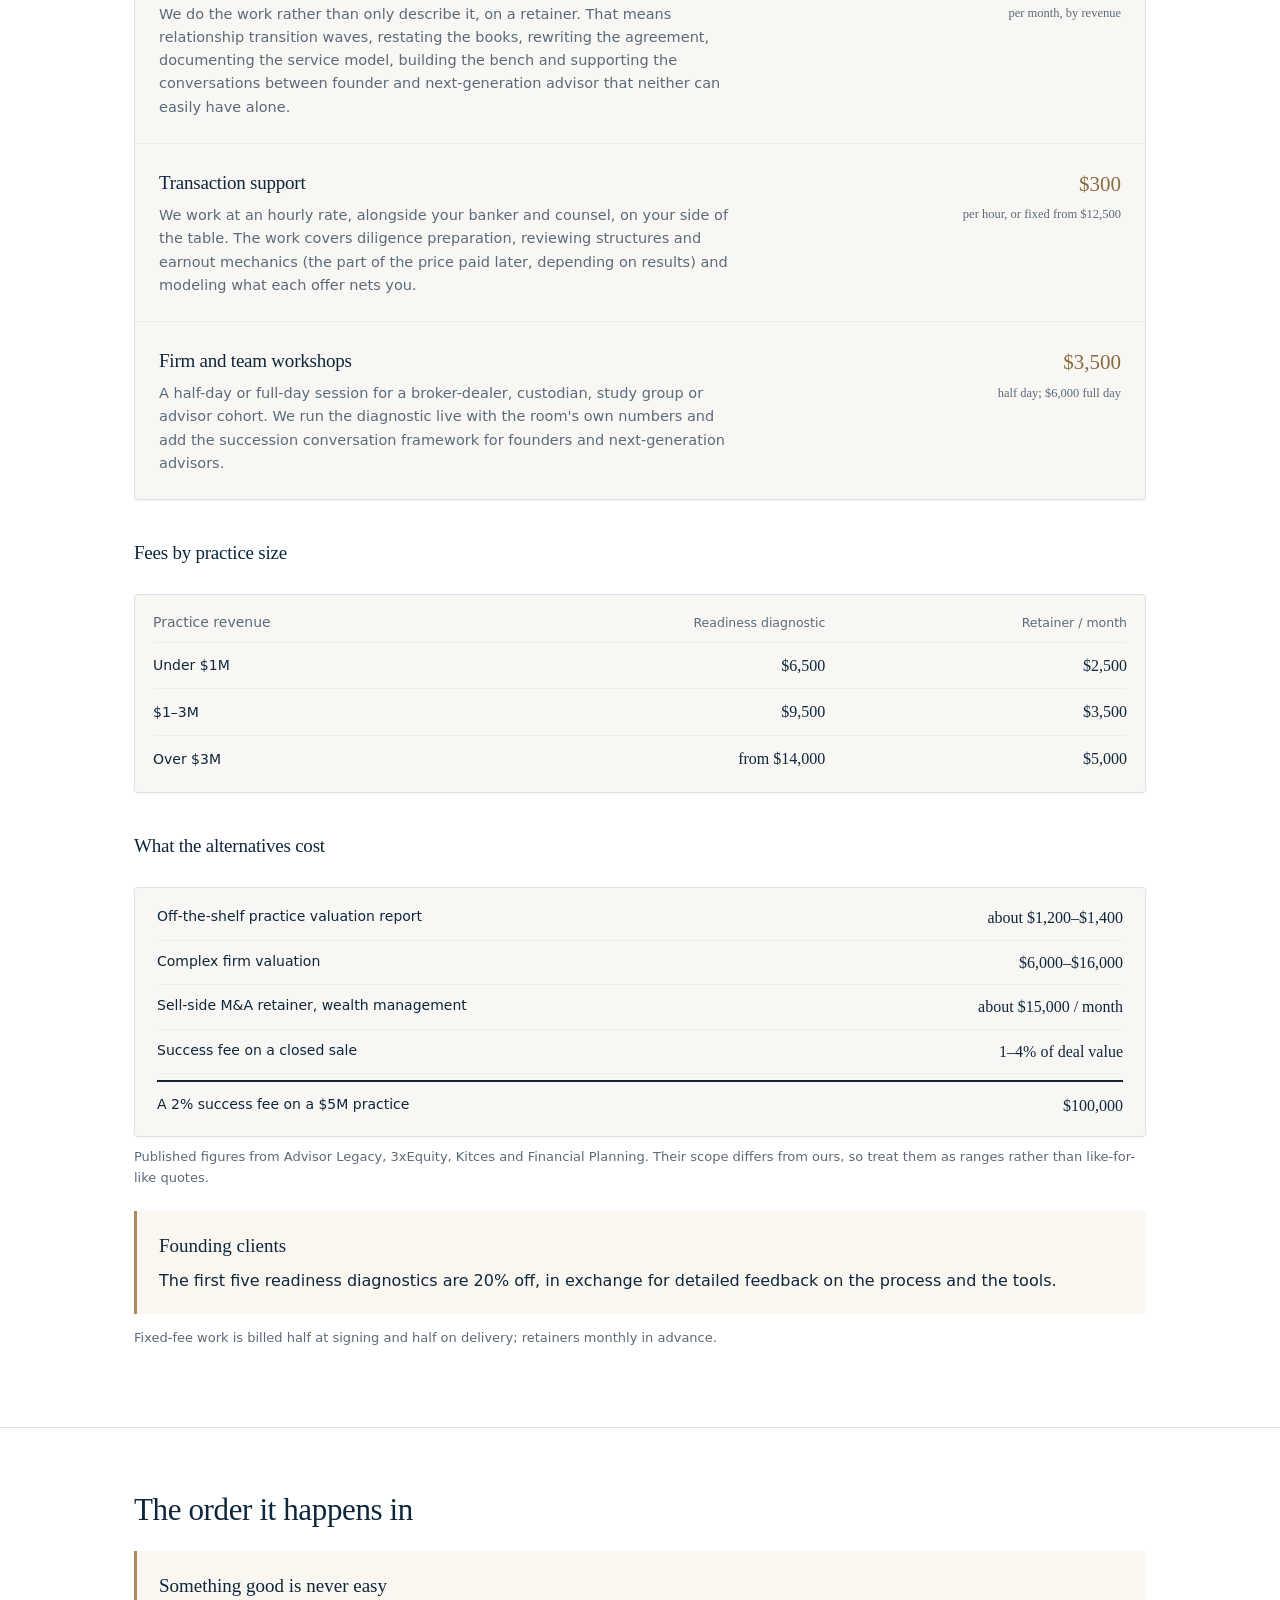
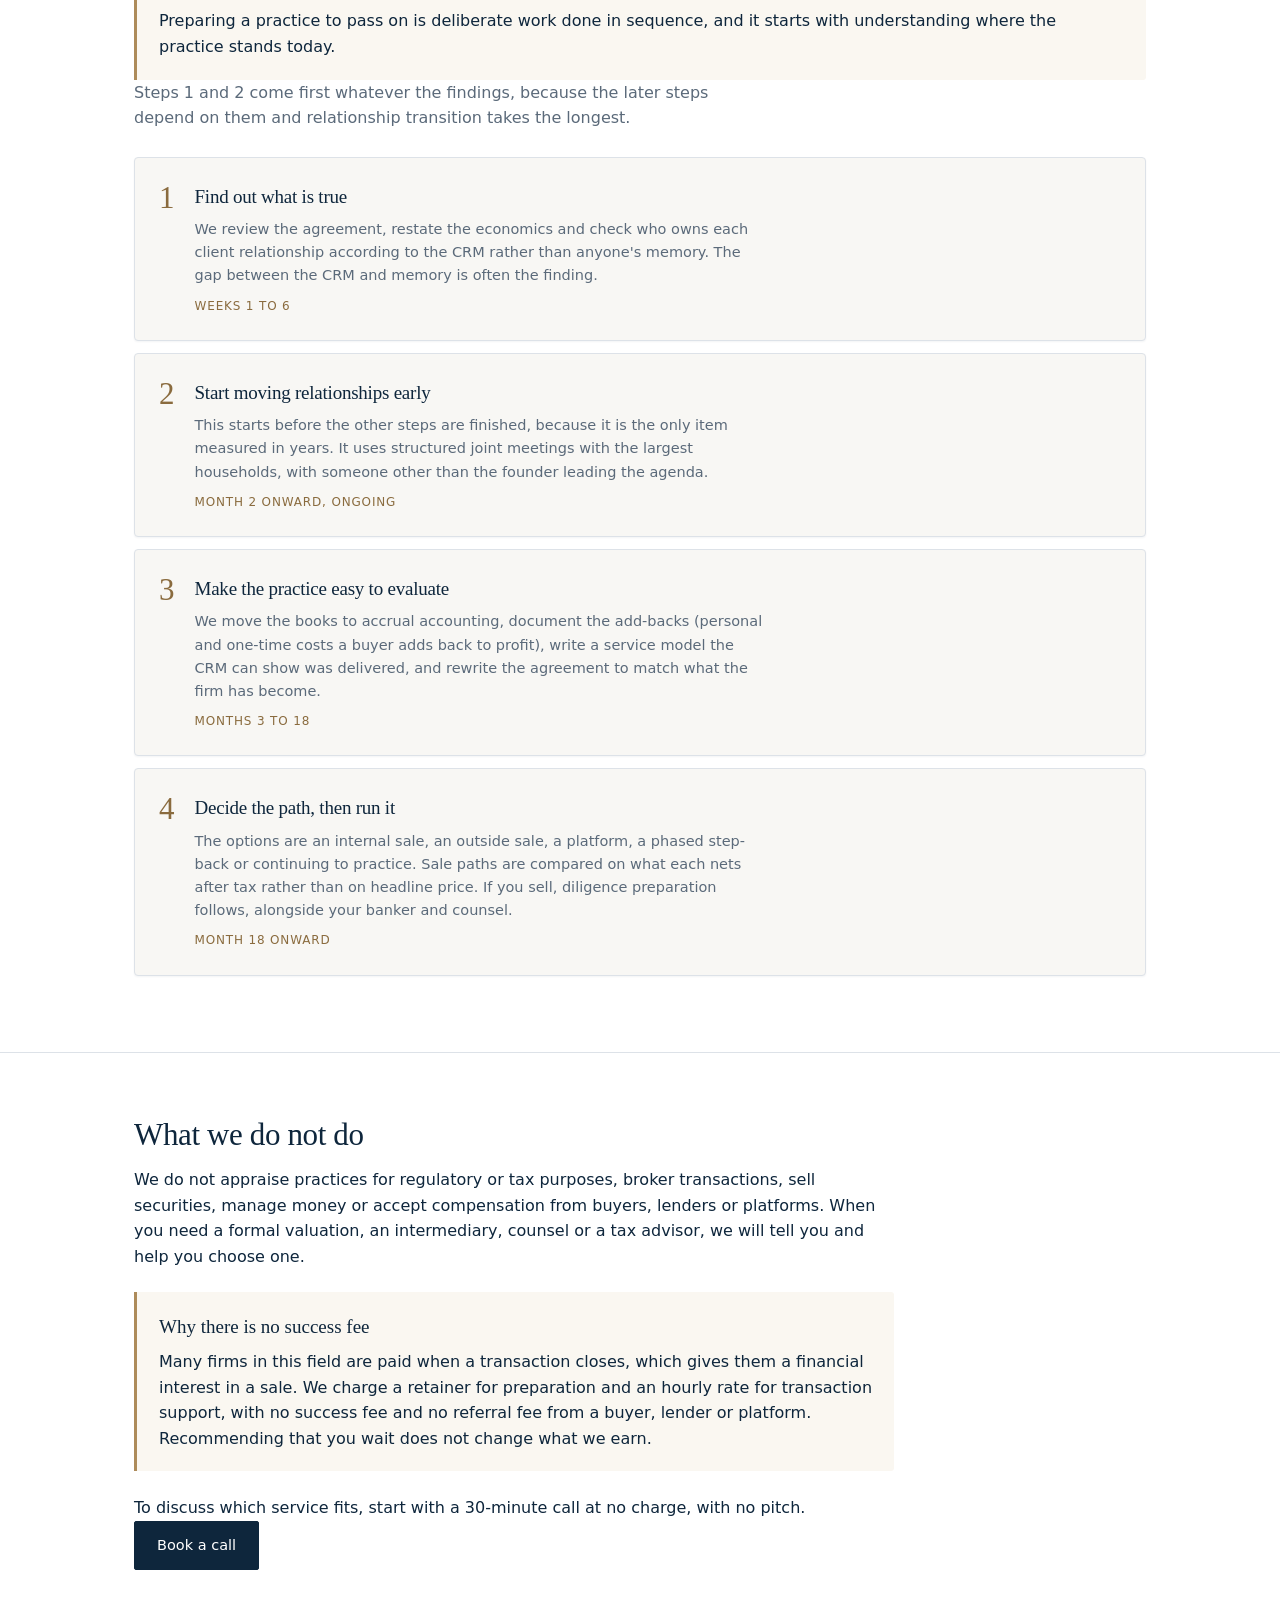
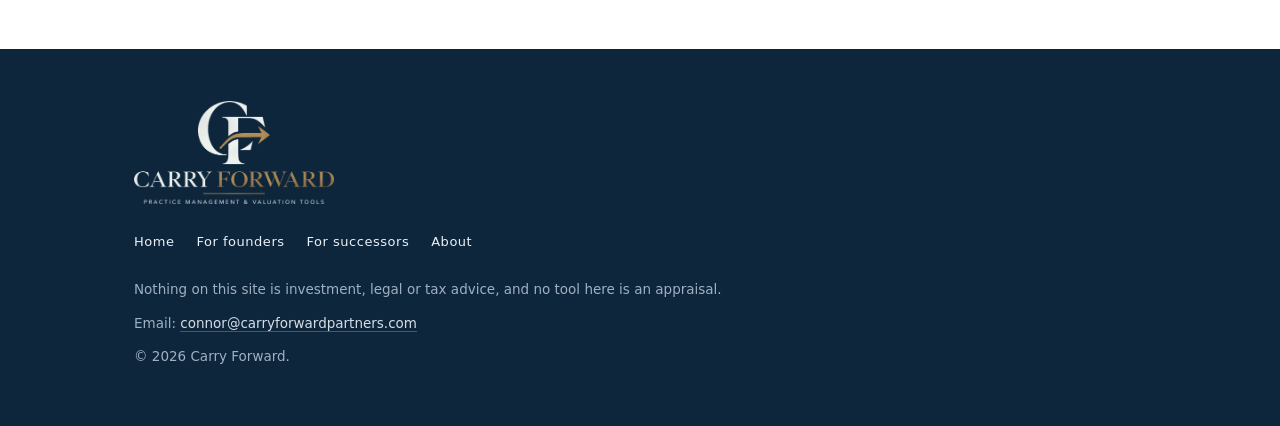
<file: how-we-work.html>
<!DOCTYPE html>
<html lang="en">
<head>
<meta charset="utf-8" />
<meta name="viewport" content="width=device-width, initial-scale=1" />
<meta name="robots" content="noindex, nofollow" />
<title>How we work — Carry Forward</title>
<meta name="description" content="Our services and published fees by practice size, the order the work happens in, and no success fee on any engagement." />
<link rel="icon" href="assets/favicon.png" />
<link rel="stylesheet" href="assets/site.css" />
<style>
  table.tiers{width:100%;border-collapse:collapse;font-size:14px}
  table.tiers th{font-weight:500;font-size:12.5px;color:var(--muted);text-align:right;padding:10px 0 8px 12px;border-bottom:1px solid var(--soft)}
  table.tiers td{padding:10px 0 10px 12px;text-align:right;font-family:var(--serif);font-size:16px;font-variant-numeric:tabular-nums;white-space:nowrap;border-bottom:1px solid var(--soft)}
  table.tiers tr:last-child td{border-bottom:none}
  table.tiers th:first-child,table.tiers td:first-child{text-align:left;padding-left:0;font-family:var(--sans);font-size:14px;white-space:normal}
</style>
</head>
<body>

<a class="skip" href="#content">Skip to content</a>

<header>
  <div class="w nav">
    <a class="mark" href="index.html"><img src="assets/cf-mark-sm.png" alt="" /><span class="wm">Carry<i>&nbsp;Forward</i></span></a>
    <button class="burger" id="burger" aria-label="Menu" aria-controls="links" aria-expanded="false"><span></span><span></span><span></span></button>
    <nav aria-label="Main">
    <ul class="links" id="links">
      <li><a href="founders.html">For founders</a></li>
      <li><a href="successors.html">For successors</a></li>
      <li><a href="tools.html">The tools</a></li>
      <li><a href="signin.html">Portal</a></li>
      <li><a href="how-we-work.html" aria-current="page">How we work</a></li>
      <li><a href="about.html">About</a></li>
      <li class="menu-cta"><a href="https://scheduler.zoom.us/connor-polan-gsqx0q/30-mins-with-connor" target="_blank" rel="noopener">Book a call<span class="sr-only"> (opens in a new tab)</span></a></li>
    </ul>
    </nav>
    <div class="navtools"><a class="btn" href="https://scheduler.zoom.us/connor-polan-gsqx0q/30-mins-with-connor" target="_blank" rel="noopener">Book a call<span class="sr-only"> (opens in a new tab)</span></a></div>
  </div>
</header>

<main id="content" tabindex="-1">

<div class="hero">
  <div class="w">
    <div class="eyebrow">How we work</div>
    <h1>Fees agreed up front, and no stake in whether you transact.</h1>
    <p class="lede">
      This page covers what we do, the order it happens in and how long each stage takes. We
      agree each fee before the work begins. Each service stands on its own, and none obliges you
      to the next.
    </p>
  </div>
</div>

<section>
  <div class="w">
    <h2>Our services</h2>
    <p class="muted" style="max-width:62ch">
      Every fee is published below and agreed in writing before any work begins. The snapshot,
      buy-in review, agreement audit and readiness diagnostic carry a fixed fee, preparation is a
      retainer and transaction support is hourly. There is no success fee on any engagement. The
      next section shows the order the work happens in and how long each stage takes.
    </p>
    <div class="ladder">
      <div class="step">
        <div>
          <h3>Introductory call</h3>
          <p>
            Thirty minutes on where the practice stands and which, if any, of the services below
            is worth doing first. Often the answer is none of them yet.
          </p>
        </div>
        <div class="price">Free<em>30 minutes</em></div>
      </div>
      <div class="step">
        <div>
          <h3>Practice value snapshot</h3>
          <p>
            One week. Your numbers run through the practice value model, with a one-hour
            walkthrough of what moves the multiple up or down and what each exit path nets after
            tax. A planning estimate, not an appraisal.
          </p>
        </div>
        <div class="price">$1,500<em>fixed, one week</em></div>
      </div>
      <div class="step">
        <div>
          <h3>Agreement audit</h3>
          <p>
            Two weeks. We read your buy-sell, operating agreement and any equity documents, then
            give you a findings list. It covers how price is set, whether discounts apply, what is
            funded and for which triggers, who can veto a buyer, and what happens on death,
            disability or divorce.
          </p>
        </div>
        <div class="price">$2,500<em>fixed, two weeks</em></div>
      </div>
      <div class="step">
        <div>
          <h3>Buy-in review, for the next generation</h3>
          <p>
            Two weeks, for an advisor who has been offered equity. We cover what it is, what it is
            worth, whether it works against your income and what should be in the document. The
            review is confidential to you.
          </p>
        </div>
        <div class="price">$2,000<em>fixed, two weeks</em></div>
      </div>
      <div class="step">
        <div>
          <h3>Readiness diagnostic</h3>
          <p>
            Six weeks. We deliver the full picture to the partner group: structure, client
            transferability, restated economics, a scorecard against what a buyer's diligence team
            will test and a sequenced plan. It includes interviews with the next generation
            conducted without the founder present.
          </p>
        </div>
        <div class="price">from $6,500<em>fixed, six weeks, by revenue</em></div>
      </div>
      <div class="step">
        <div>
          <h3>Preparation retainer</h3>
          <p>
            We do the work rather than only describe it, on a retainer. That means relationship
            transition waves, restating the books, rewriting the agreement, documenting the
            service model, building the bench and supporting the conversations between founder and
            next-generation advisor that neither can easily have alone.
          </p>
        </div>
        <div class="price">from $2,500<em>per month, by revenue</em></div>
      </div>
      <div class="step">
        <div>
          <h3>Transaction support</h3>
          <p>
            We work at an hourly rate, alongside your banker and counsel, on your side of the
            table. The work covers diligence preparation, reviewing structures and earnout
            mechanics (the part of the price paid later, depending on results) and modeling what
            each offer nets you.
          </p>
        </div>
        <div class="price">$300<em>per hour, or fixed from $12,500</em></div>
      </div>
      <div class="step">
        <div>
          <h3>Firm and team workshops</h3>
          <p>
            A half-day or full-day session for a broker-dealer, custodian, study group or advisor
            cohort. We run the diagnostic live with the room's own numbers and add the succession
            conversation framework for founders and next-generation advisors.
          </p>
        </div>
        <div class="price">$3,500<em>half day; $6,000 full day</em></div>
      </div>
    </div>

    <h3 id="pricing" style="margin-top:38px">Fees by practice size</h3>
    <div class="calc" style="padding:6px 18px 10px">
      <table class="tiers">
        <thead><tr><th>Practice revenue</th><th>Readiness diagnostic</th><th>Retainer / month</th></tr></thead>
        <tbody>
          <tr><td>Under $1M</td><td>$6,500</td><td>$2,500</td></tr>
          <tr><td>$1&ndash;3M</td><td>$9,500</td><td>$3,500</td></tr>
          <tr><td>Over $3M</td><td>from $14,000</td><td>$5,000</td></tr>
        </tbody>
      </table>
    </div>

    <h3 style="margin-top:38px">What the alternatives cost</h3>
    <div class="calc" style="padding:8px 22px">
      <div class="row"><span>Off-the-shelf practice valuation report</span><b>about $1,200&ndash;$1,400</b></div>
      <div class="row"><span>Complex firm valuation</span><b>$6,000&ndash;$16,000</b></div>
      <div class="row"><span>Sell-side M&amp;A retainer, wealth management</span><b>about $15,000 / month</b></div>
      <div class="row"><span>Success fee on a closed sale</span><b>1&ndash;4% of deal value</b></div>
      <div class="row tot"><span>A 2% success fee on a $5M practice</span><b>$100,000</b></div>
    </div>
    <p class="muted small" style="margin-top:10px">
      Published figures from Advisor Legacy, 3xEquity, Kitces and Financial Planning. Their scope
      differs from ours, so treat them as ranges rather than like-for-like quotes.
    </p>

    <div class="pull">
      <b>Founding clients</b>
      The first five readiness diagnostics are 20% off, in exchange for detailed feedback on the
      process and the tools.
    </div>
    <p class="muted small" style="margin-top:14px">
      Fixed-fee work is billed half at signing and half on delivery; retainers monthly in advance.
    </p>
  </div>
</section>

<section>
  <div class="w">
    <h2>The order it happens in</h2>
    <div class="pull">
      <b>Something good is never easy</b>
      Preparing a practice to pass on is deliberate work done in sequence, and it starts with
      understanding where the practice stands today.
    </div>
    <p class="muted" style="max-width:62ch">
      Steps 1 and 2 come first whatever the findings, because the later steps depend on them and
      relationship transition takes the longest.
    </p>
    <div class="phases">
      <div class="phase">
        <div class="n">1</div>
        <div>
          <h3>Find out what is true</h3>
          <p>We review the agreement, restate the economics and check who owns each client
          relationship according to the CRM rather than anyone's memory. The gap between the CRM
          and memory is often the finding.</p>
          <div class="when">Weeks 1 to 6</div>
        </div>
      </div>
      <div class="phase">
        <div class="n">2</div>
        <div>
          <h3>Start moving relationships early</h3>
          <p>This starts before the other steps are finished, because it is the only item measured
          in years. It uses structured joint meetings with the largest households, with someone
          other than the founder leading the agenda.</p>
          <div class="when">Month 2 onward, ongoing</div>
        </div>
      </div>
      <div class="phase">
        <div class="n">3</div>
        <div>
          <h3>Make the practice easy to evaluate</h3>
          <p>We move the books to accrual accounting, document the add-backs (personal and
          one-time costs a buyer adds back to profit), write a service model the CRM can show was
          delivered, and rewrite the agreement to match what the firm has become.</p>
          <div class="when">Months 3 to 18</div>
        </div>
      </div>
      <div class="phase">
        <div class="n">4</div>
        <div>
          <h3>Decide the path, then run it</h3>
          <p>The options are an internal sale, an outside sale, a platform, a phased step-back or
          continuing to practice. Sale paths are compared on what each nets after tax rather than
          on headline price. If you sell, diligence preparation follows, alongside your banker and
          counsel.</p>
          <div class="when">Month 18 onward</div>
        </div>
      </div>
    </div>
  </div>
</section>

<section class="last">
  <div class="w narrow">
    <h2>What we do not do</h2>
    <p>
      We do not appraise practices for regulatory or tax purposes, broker transactions, sell
      securities, manage money or accept compensation from buyers, lenders or platforms. When you
      need a formal valuation, an intermediary, counsel or a tax advisor, we will tell you and help
      you choose one.
    </p>
    <div class="pull">
      <b>Why there is no success fee</b>
      Many firms in this field are paid when a transaction closes, which gives them a financial
      interest in a sale. We charge a retainer for preparation and an hourly rate for transaction
      support, with no success fee and no referral fee from a buyer, lender or platform.
      Recommending that you wait does not change what we earn.
    </div>
    <p style="margin-top:24px">To discuss which service fits, start with a 30-minute call at no charge, with no pitch. <a class="btn" href="https://scheduler.zoom.us/connor-polan-gsqx0q/30-mins-with-connor" target="_blank" rel="noopener">Book a call<span class="sr-only"> (opens in a new tab)</span></a></p>
  </div>
</section>

</main>

<footer>
  <div class="w">
    <div class="fnav">
      <a href="index.html">Home</a>
      <a href="founders.html">For founders</a>
      <a href="successors.html">For successors</a>
      <a href="about.html">About</a>
    </div>
    <p>Nothing on this site is investment, legal or tax advice, and no tool here is an appraisal.</p>
    <p>Email: <a href="mailto:connor@carryforwardpartners.com">connor@carryforwardpartners.com</a></p>
    <p>&copy; <span id="yr"></span> Carry Forward.</p>
  </div>
</footer>

<script src="assets/site.js"></script>
</body>
</html>
</file>
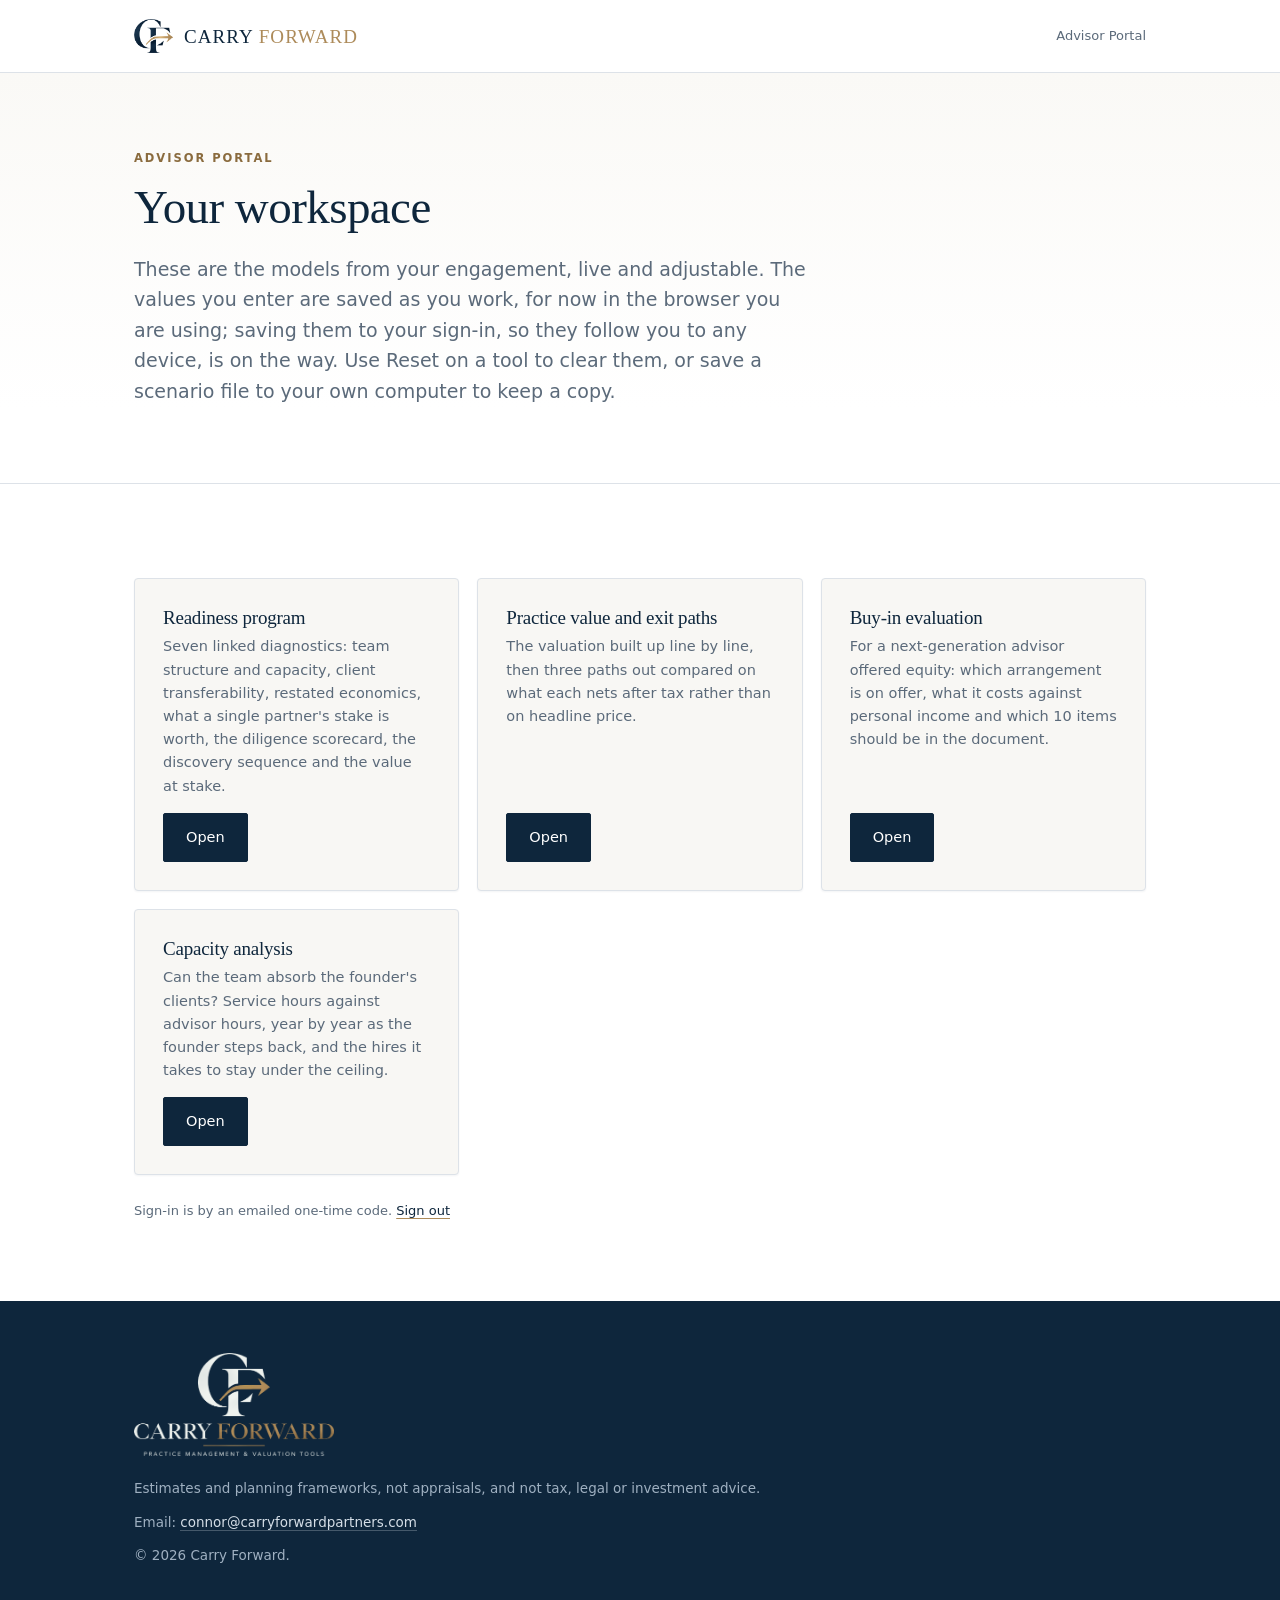
<file: portal.html>
<!DOCTYPE html>
<html lang="en">
<head>
<meta charset="utf-8" />
<meta name="viewport" content="width=device-width, initial-scale=1" />
<meta name="robots" content="noindex, nofollow" />
<title>Advisor Portal — Carry Forward</title>
<link rel="icon" href="assets/favicon.png" />
<link rel="stylesheet" href="assets/site.css" />
</head>
<body>

<a class="skip" href="#content">Skip to content</a>

<header>
  <div class="w nav">
    <a class="mark" href="index.html"><img src="assets/cf-mark-sm.png" alt="" /><span class="wm">Carry<i>&nbsp;Forward</i></span></a>
    <div class="navtools"><span class="muted small" id="navState">Advisor Portal</span></div>
  </div>
</header>

<main id="content" tabindex="-1">

<div class="hero">
  <div class="w">
    <div class="eyebrow">Advisor Portal</div>
    <h1>Your workspace</h1>
    <p class="lede">
      These are the models from your engagement, live and adjustable. The values you enter are
      saved as you work, for now in the browser you are using; saving them to your sign-in, so
      they follow you to any device, is on the way. Use Reset on a tool to clear them, or save a
      scenario file to your own computer to keep a copy.
    </p>
  </div>
</div>

<section class="last">
  <div class="w">
    <div class="doors">
      <div class="door">
        <h2>Readiness program</h2>
        <p class="muted" style="font-size:14.5px">
          Seven linked diagnostics: team structure and capacity, client transferability,
          restated economics, what a single partner's stake is worth, the diligence scorecard,
          the discovery sequence and the value at stake.
        </p>
        <a class="btn" href="tools/readiness.html" aria-label="Open Readiness program">Open</a>
      </div>
      <div class="door">
        <h2>Practice value and exit paths</h2>
        <p class="muted" style="font-size:14.5px">
          The valuation built up line by line, then three paths out compared on what each nets
          after tax rather than on headline price.
        </p>
        <a class="btn" href="tools/practice-value.html" aria-label="Open Practice value and exit paths">Open</a>
      </div>
      <div class="door">
        <h2>Buy-in evaluation</h2>
        <p class="muted" style="font-size:14.5px">
          For a next-generation advisor offered equity: which arrangement is on offer, what it
          costs against personal income and which 10 items should be in the document.
        </p>
        <a class="btn" href="tools/buy-in.html" aria-label="Open Buy-in evaluation">Open</a>
      </div>
      <div class="door">
        <h2>Capacity analysis</h2>
        <p class="muted" style="font-size:14.5px">
          Can the team absorb the founder's clients? Service hours against advisor hours, year by
          year as the founder steps back, and the hires it takes to stay under the ceiling.
        </p>
        <a class="btn" href="tools/capacity.html" aria-label="Open Capacity analysis">Open</a>
      </div>
    </div>
    <p class="muted small" style="margin-top:26px">
      Sign-in is by an emailed one-time code. <a href="/cdn-cgi/access/logout">Sign out</a>
    </p>
  </div>
</section>

</main>

<footer>
  <div class="w">
    <p>Estimates and planning frameworks, not appraisals, and not tax, legal or investment advice.</p>
    <p>Email: <a href="mailto:connor@carryforwardpartners.com">connor@carryforwardpartners.com</a></p>
    <p>&copy; <span id="yr"></span> Carry Forward.</p>
  </div>
</footer>

<script>document.getElementById('yr').textContent = new Date().getFullYear();</script>
</body>
</html>
</file>
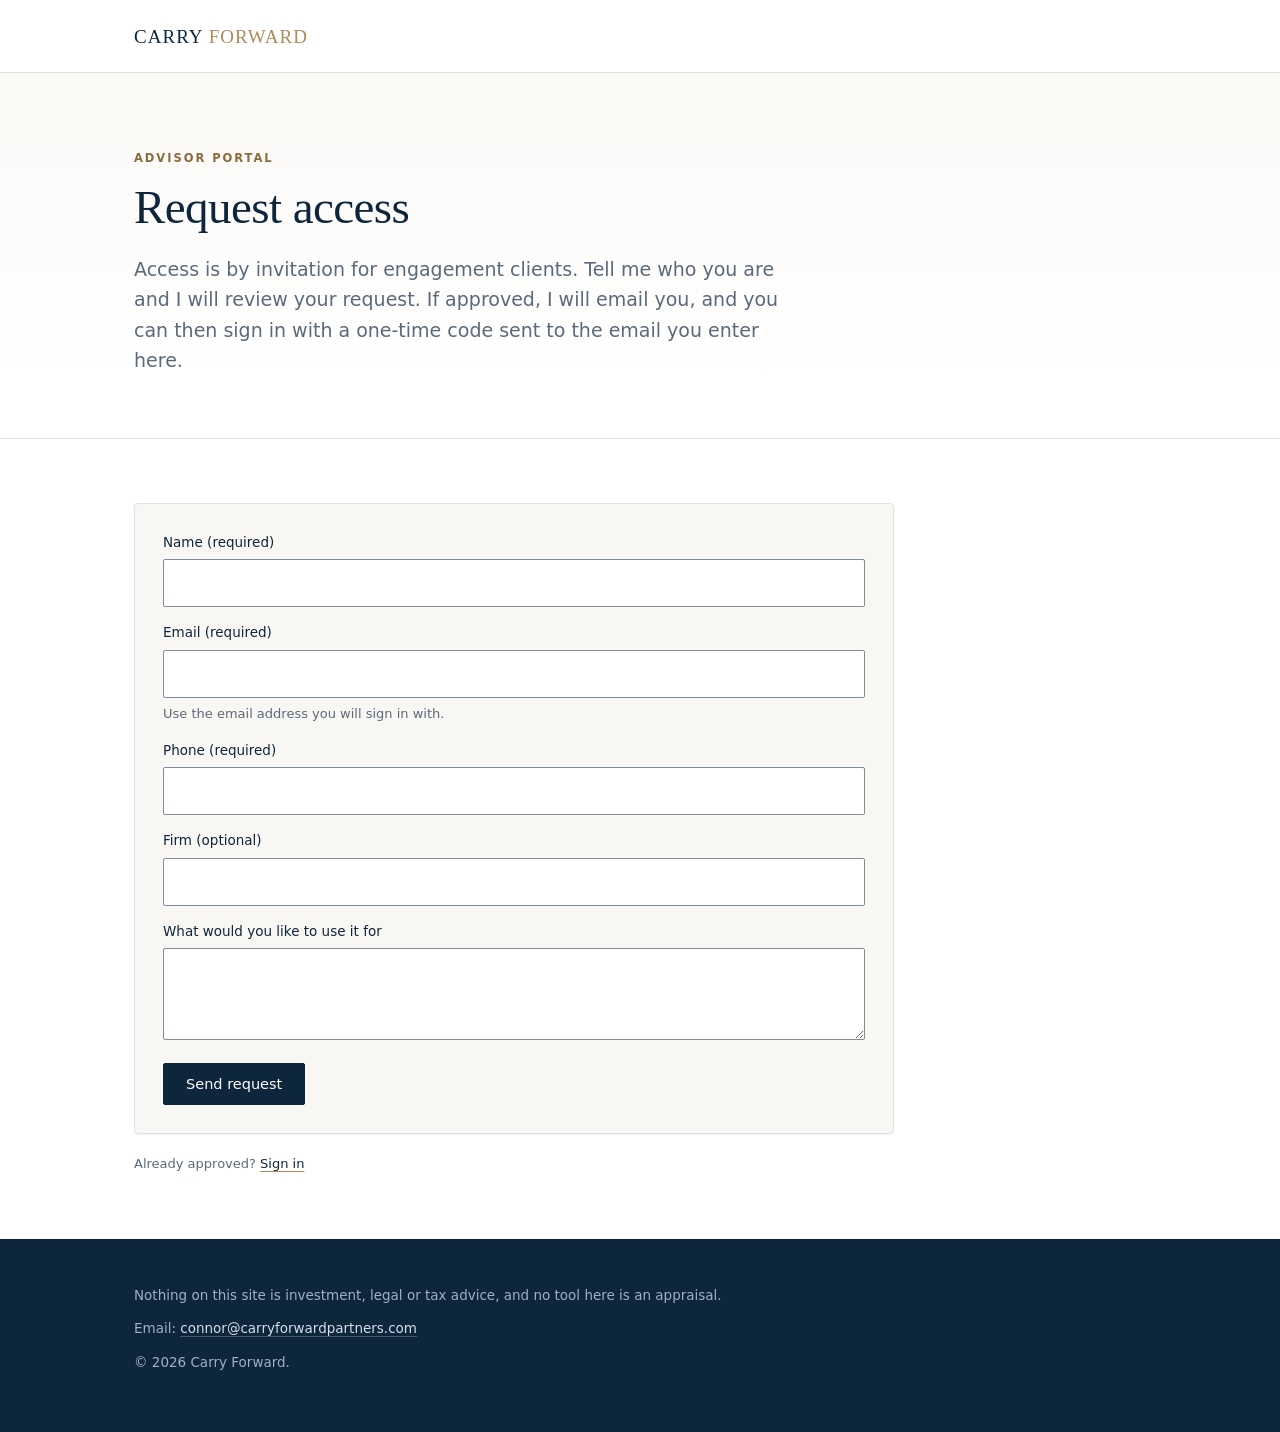
<file: request.html>
<!DOCTYPE html>
<html lang="en">
<head>
<meta charset="utf-8" />
<meta name="viewport" content="width=device-width, initial-scale=1" />
<meta name="robots" content="noindex, nofollow" />
<title>Request access — Carry Forward</title>
<style>
/* Self-contained on purpose: this page loads no CSS or script from the rest of the site, so it renders the same whatever the site's access rules are. */
:root{
  --navy:#0E263C; --navy-700:#1A3755; --gold:#AD8B5A; --gold-light:#D4B583; --gold-deep:#8A6B3E;
  --ground:#FFFFFF; --panel:#F8F7F4; --ink:#0E263C; --muted:#5B6A7A;
  --rule:#DDE2E8; --field:#7F8C9A; --drag:#8A3B2C;
  --serif:'Iowan Old Style','Palatino Linotype',Palatino,'Book Antiqua',Georgia,serif;
  --sans:ui-sans-serif,system-ui,-apple-system,'Segoe UI',Helvetica,Arial,sans-serif;
  --shadow:0 1px 2px rgba(14,38,60,.05);
}
*{box-sizing:border-box}
[hidden]{display:none!important}
body{margin:0;background:var(--ground);color:var(--ink);font-family:var(--sans);font-size:16px;line-height:1.6;-webkit-font-smoothing:antialiased}
.w{max-width:1060px;margin:0 auto;padding:0 24px}
h1,h2{font-family:var(--serif);font-weight:500;letter-spacing:-.012em;margin:0;color:var(--navy)}
h1{font-size:clamp(30px,4.9vw,47px);line-height:1.1}
p{margin:0 0 15px}
a{color:var(--ink)}
p a{text-decoration-color:var(--gold);text-underline-offset:3px}
p a:hover{color:var(--gold-deep)}
.muted{color:var(--muted)}
.small{font-size:13px}

header{border-bottom:1px solid var(--rule);background:rgba(255,255,255,.93)}
.nav{display:flex;align-items:center;height:72px}
.wm{font-family:var(--serif);font-size:19px;line-height:1;letter-spacing:.055em;text-transform:uppercase;color:var(--navy);white-space:nowrap}
.wm i{font-style:normal;color:var(--gold)}
@media(max-width:620px){.nav{height:64px}.wm{font-size:16px}}

.hero{padding:76px 0 62px;border-bottom:1px solid var(--rule);background:linear-gradient(180deg,#FAF9F6 0%,#FFFFFF 82%)}
.hero p.lede{font-size:19px;color:var(--muted);max-width:56ch;margin-top:20px;margin-bottom:0}
.eyebrow{font-size:11.5px;font-weight:600;letter-spacing:.17em;text-transform:uppercase;color:var(--gold-deep);margin-bottom:15px}
section{padding:64px 0}
/* same rule as assets/site.css: the column is capped at 760px but keeps the left edge of the page text */
.w.narrow>*{max-width:760px}

form{background:var(--panel);border:1px solid var(--rule);border-radius:4px;padding:28px;box-shadow:var(--shadow)}
.fg{margin-bottom:15px}
label{display:block;font-size:13.5px;margin-bottom:6px}
input,textarea{width:100%;font:inherit;font-size:15px;padding:11px 12px;border:1px solid var(--field);border-radius:2px;background:#fff;color:var(--ink)}
input:focus,textarea:focus{outline:2px solid var(--navy);outline-offset:2px;border-color:var(--navy)}
textarea{min-height:92px;resize:vertical}
.hint{font-size:13px;color:var(--muted);margin:6px 0 0}
@media(max-width:700px){input,textarea{font-size:16px}}
.btn{display:inline-block;background:var(--navy);color:#fff;text-decoration:none;padding:12px 22px;border-radius:2px;
  font-size:14.5px;border:1px solid var(--navy);cursor:pointer;font-family:inherit;transition:background .18s,border-color .18s}
.btn:hover{background:var(--navy-700);border-color:var(--navy-700)}
.btn[aria-disabled="true"]{opacity:.65;cursor:progress}
.hp{position:absolute;left:-9999px;top:auto;width:1px;height:1px;overflow:hidden}
#sent{margin:14px 0 0}
#sent:empty{margin:0}
#sent:focus{outline:none}
#sent.ok{margin:0;padding:20px 22px;background:#FAF7F1;border-left:3px solid var(--gold);border-radius:0 3px 3px 0;color:var(--ink);font-size:17px}
#home{margin:16px 0 0}
#approved{margin:20px 0 0}

footer{background:var(--navy);color:#9FB0C1;padding:46px 0;font-size:13.5px}
footer p{max-width:86ch;margin-bottom:12px}
footer a{color:#D5DEE7;text-decoration:none;border-bottom:1px solid rgba(213,222,231,.28)}
footer a:hover{color:var(--gold-light);border-bottom-color:var(--gold-light)}
@media(prefers-reduced-motion:reduce){*{transition:none!important}}
</style>
</head>
<body>

<header>
  <div class="w nav">
    <span class="wm">Carry<i>&nbsp;Forward</i></span>
  </div>
</header>

<main id="content">
  <div class="hero">
    <div class="w">
      <div class="eyebrow">Advisor portal</div>
      <h1>Request access</h1>
      <p class="lede">Access is by invitation for engagement clients. Tell me who you are and I will review your request. If approved, I will email you, and you can then sign in with a one-time code sent to the email you enter here.</p>
    </div>
  </div>

  <section>
    <div class="w narrow">
      <form id="req" method="POST" action="https://formspree.io/f/xnppblqg">
        <input type="hidden" name="source" value="portal-request" />
        <div class="hp" aria-hidden="true"><label>Leave this field empty<input type="text" name="company" tabindex="-1" autocomplete="off" /></label></div>
        <div class="fg"><label for="n">Name (required)</label><input id="n" name="name" autocomplete="name" required /></div>
        <div class="fg"><label for="e">Email (required)</label><input id="e" name="email" type="email" autocomplete="email" required aria-describedby="e-hint" /><p class="hint" id="e-hint">Use the email address you will sign in with.</p></div>
        <div class="fg"><label for="p">Phone (required)</label><input id="p" name="phone" type="tel" autocomplete="tel" required /></div>
        <div class="fg"><label for="f">Firm (optional)</label><input id="f" name="firm" autocomplete="organization" /></div>
        <div class="fg"><label for="u">What would you like to use it for</label><textarea id="u" name="use"></textarea></div>
        <button class="btn" type="submit">Send request</button>
      </form>
      <p id="sent" class="muted" role="status" tabindex="-1" data-ok="Thank you. I will review your request and email you if access is approved."></p>
      <p id="home" hidden><a href="index.html">Back to the home page</a></p>
      <p id="approved" class="muted small">Already approved? <a href="signin.html">Sign in</a></p>
    </div>
  </section>
</main>

<footer>
  <div class="w">
    <p>Nothing on this site is investment, legal or tax advice, and no tool here is an appraisal.</p>
    <p>Email: <a href="mailto:connor@carryforwardpartners.com">connor@carryforwardpartners.com</a></p>
    <p>&copy; <span id="yr"></span> Carry Forward.</p>
  </div>
</footer>

<script>
(function () {
  'use strict';
  document.getElementById('yr').textContent = new Date().getFullYear();

  // Same value as FORM_ENDPOINT in assets/site.js. If it ever holds the REPLACE_ME placeholder again the
  // form refuses to send, so a thank-you can never be shown for a request that went nowhere.
  var FORM_ENDPOINT = 'https://formspree.io/f/xnppblqg';

  var form = document.getElementById('req');
  var sending = false;
  form.addEventListener('submit', function (e) {
    e.preventDefault();
    if (sending) return;
    var btn = form.querySelector('button[type="submit"]');
    var btnLabel = btn.textContent;
    var s = document.getElementById('sent');
    var okText = s.getAttribute('data-ok') || '';
    var fail = function (text) { s.textContent = text; s.focus(); };
    var data = {};
    new FormData(form).forEach(function (value, key) { data[key] = value; });

    if (FORM_ENDPOINT.indexOf('REPLACE_ME') !== -1) {
      fail('This form is not connected yet, so your request was not sent. Please email connor@carryforwardpartners.com directly.');
      return;
    }
    // a person never sees the honeypot field, so anything in it means a bot and nothing is sent
    if (data.company) {
      fail('Your request did not send. Please email connor@carryforwardpartners.com directly.');
      return;
    }
    delete data.company;

    sending = true;
    btn.setAttribute('aria-disabled', 'true');
    btn.textContent = 'Sending…';
    s.textContent = '';

    fetch(FORM_ENDPOINT, {
      method: 'POST',
      headers: { 'Content-Type': 'application/json', Accept: 'application/json' },
      body: JSON.stringify(data)
    })
      .then(function (res) {
        // res.ok is true only for a 2xx response; anything else is treated as not sent
        if (!res.ok) throw new Error('send failed');
        return res.json().catch(function () { return {}; });
      })
      .then(function (body) {
        // Formspree also reports a problem in the reply itself, so check that as well
        if (body && (body.ok === false || body.error)) throw new Error('send failed');
        form.reset();
        // the confirmation replaces the form, with a way back to the home page
        form.hidden = true;
        document.getElementById('approved').hidden = true;
        document.getElementById('home').hidden = false;
        s.className = 'ok';
        s.textContent = okText;
      })
      .catch(function () {
        s.textContent = 'Your request did not send. Please email connor@carryforwardpartners.com directly.';
      })
      .finally(function () {
        sending = false;
        btn.removeAttribute('aria-disabled');
        btn.textContent = btnLabel;
        s.focus();
      });
  });
})();
</script>
</body>
</html>
</file>
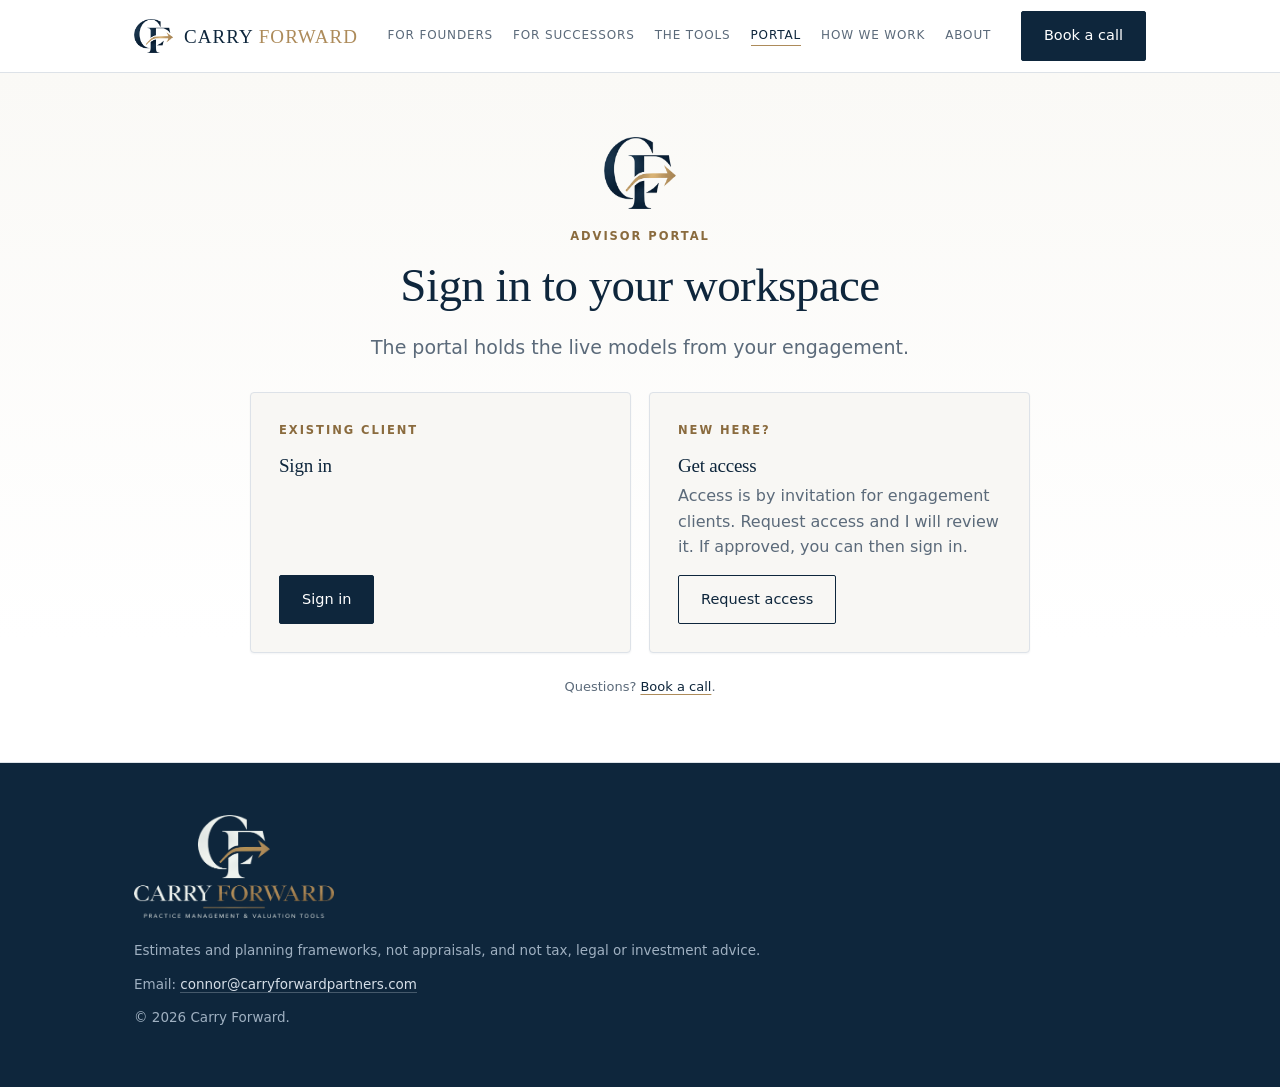
<file: signin.html>
<!DOCTYPE html>
<html lang="en">
<head>
<meta charset="utf-8" />
<meta name="viewport" content="width=device-width, initial-scale=1" />
<meta name="robots" content="noindex, nofollow" />
<title>Sign in — Carry Forward</title>
<meta name="description" content="Sign in to the Carry Forward advisor portal with an emailed one-time code, or request access." />
<link rel="icon" href="assets/favicon.png" />
<link rel="stylesheet" href="assets/site.css" />
</head>
<body>

<a class="skip" href="#content">Skip to content</a>

<header>
  <div class="w nav">
    <a class="mark" href="index.html"><img src="assets/cf-mark-sm.png" alt="" /><span class="wm">Carry<i>&nbsp;Forward</i></span></a>
    <button class="burger" id="burger" aria-label="Menu" aria-controls="links" aria-expanded="false"><span></span><span></span><span></span></button>
    <nav aria-label="Main">
    <ul class="links" id="links">
      <li><a href="founders.html">For founders</a></li>
      <li><a href="successors.html">For successors</a></li>
      <li><a href="tools.html">The tools</a></li>
      <li><a href="signin.html">Portal</a></li>
      <li><a href="how-we-work.html">How we work</a></li>
      <li><a href="about.html">About</a></li>
      <li class="menu-cta"><a href="https://scheduler.zoom.us/connor-polan-gsqx0q/30-mins-with-connor" target="_blank" rel="noopener">Book a call<span class="sr-only"> (opens in a new tab)</span></a></li>
    </ul>
    </nav>
    <div class="navtools"><a class="btn" href="https://scheduler.zoom.us/connor-polan-gsqx0q/30-mins-with-connor" target="_blank" rel="noopener">Book a call<span class="sr-only"> (opens in a new tab)</span></a></div>
  </div>
</header>

<main id="content" tabindex="-1">

<div class="hero signin">
  <div class="w">
    <div class="centered">
      <img class="signin-mark" src="assets/cf-mark.png" alt="" width="72" height="72" />
      <div class="eyebrow">Advisor Portal</div>
      <h1>Sign in to your workspace</h1>
      <p class="lede">The portal holds the live models from your engagement.</p>
    </div>

    <div class="doors paths">
      <div class="door">
        <div class="eyebrow">Existing client</div>
        <h2>Sign in</h2>
        <a class="btn" href="portal.html">Sign in</a>
      </div>
      <div class="door">
        <div class="eyebrow">New here?</div>
        <h2>Get access</h2>
        <p class="muted">
          Access is by invitation for engagement clients. Request access and I will review it. If
          approved, you can then sign in.
        </p>
        <a class="btn ghost" href="request.html">Request access</a>
      </div>
    </div>

    <p class="centered muted small paths-help">
      Questions? <a href="https://scheduler.zoom.us/connor-polan-gsqx0q/30-mins-with-connor" target="_blank" rel="noopener">Book a call<span class="sr-only"> (opens in a new tab)</span></a>.
    </p>
  </div>
</div>

</main>

<footer>
  <div class="w">
    <p>Estimates and planning frameworks, not appraisals, and not tax, legal or investment advice.</p>
    <p>Email: <a href="mailto:connor@carryforwardpartners.com">connor@carryforwardpartners.com</a></p>
    <p>&copy; <span id="yr"></span> Carry Forward.</p>
  </div>
</footer>

<script>document.getElementById('yr').textContent = new Date().getFullYear();</script>
<script src="assets/site.js"></script>
</body>
</html>
</file>
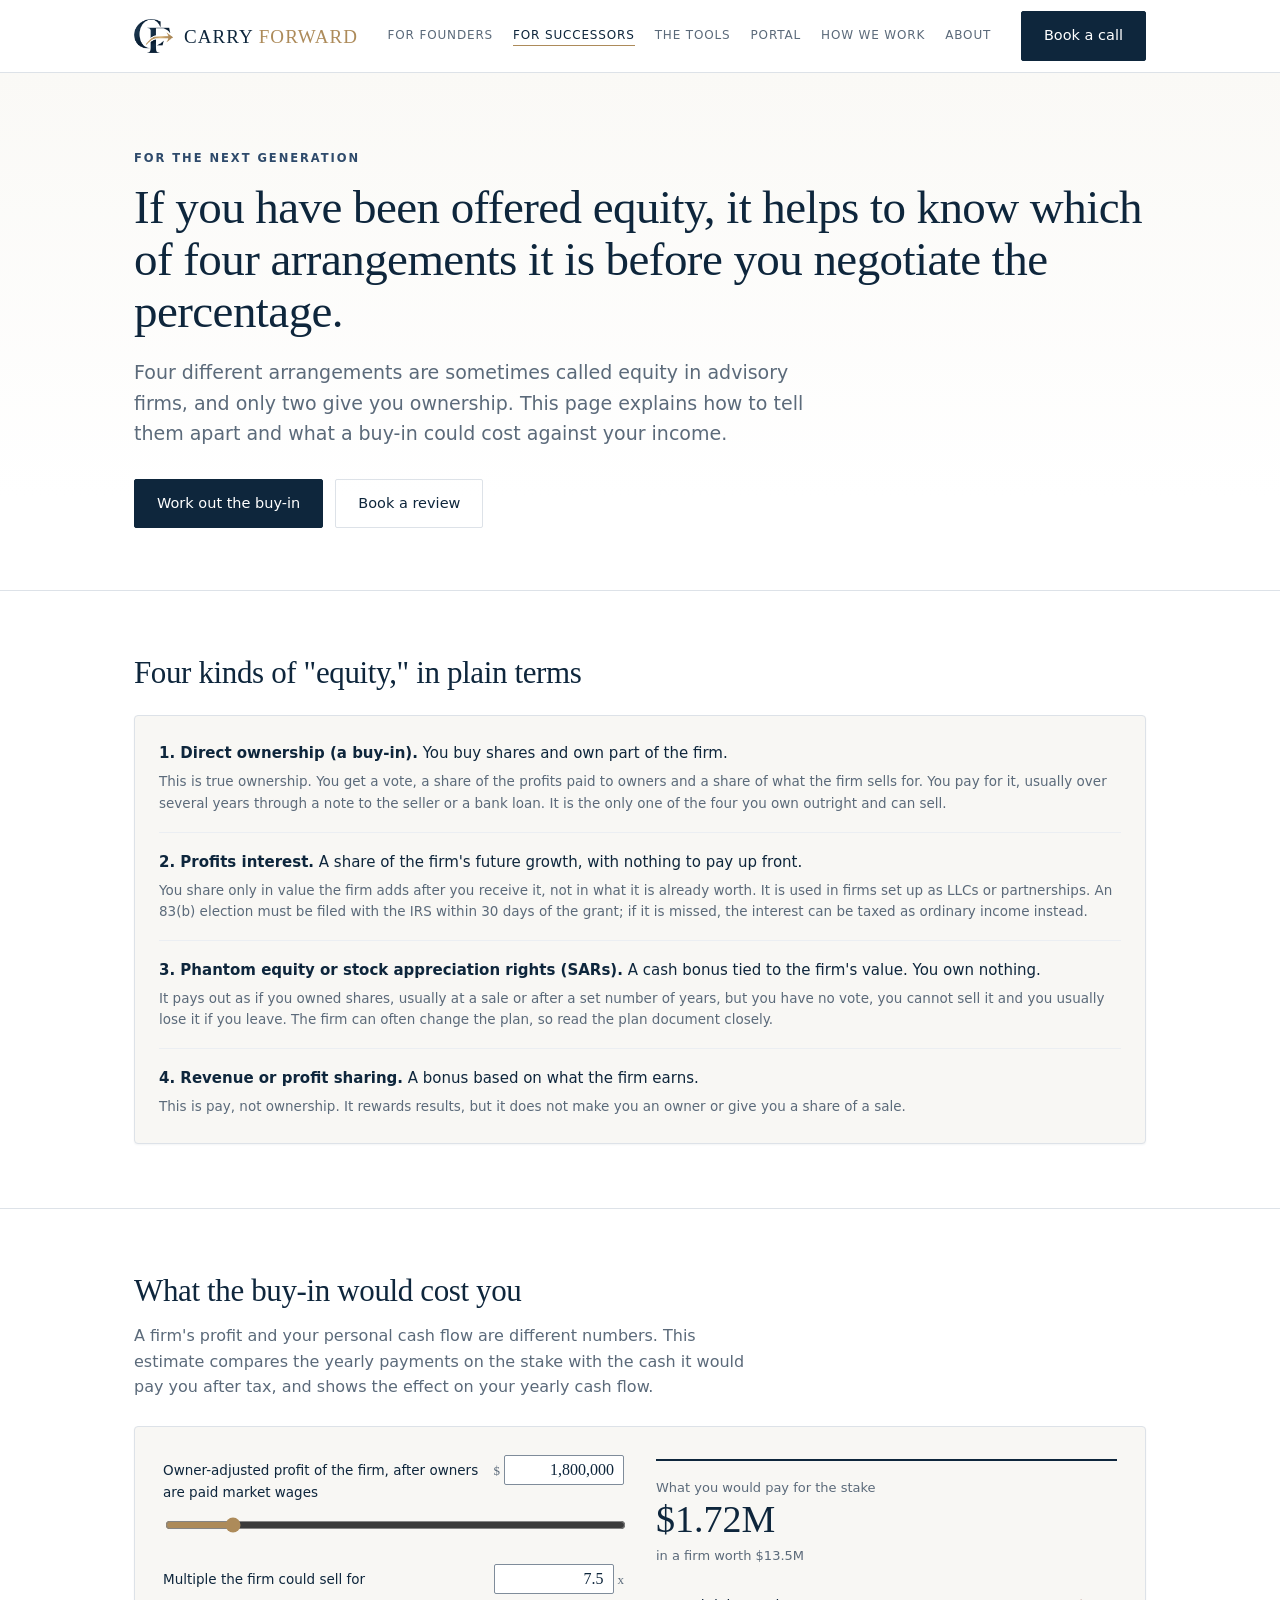
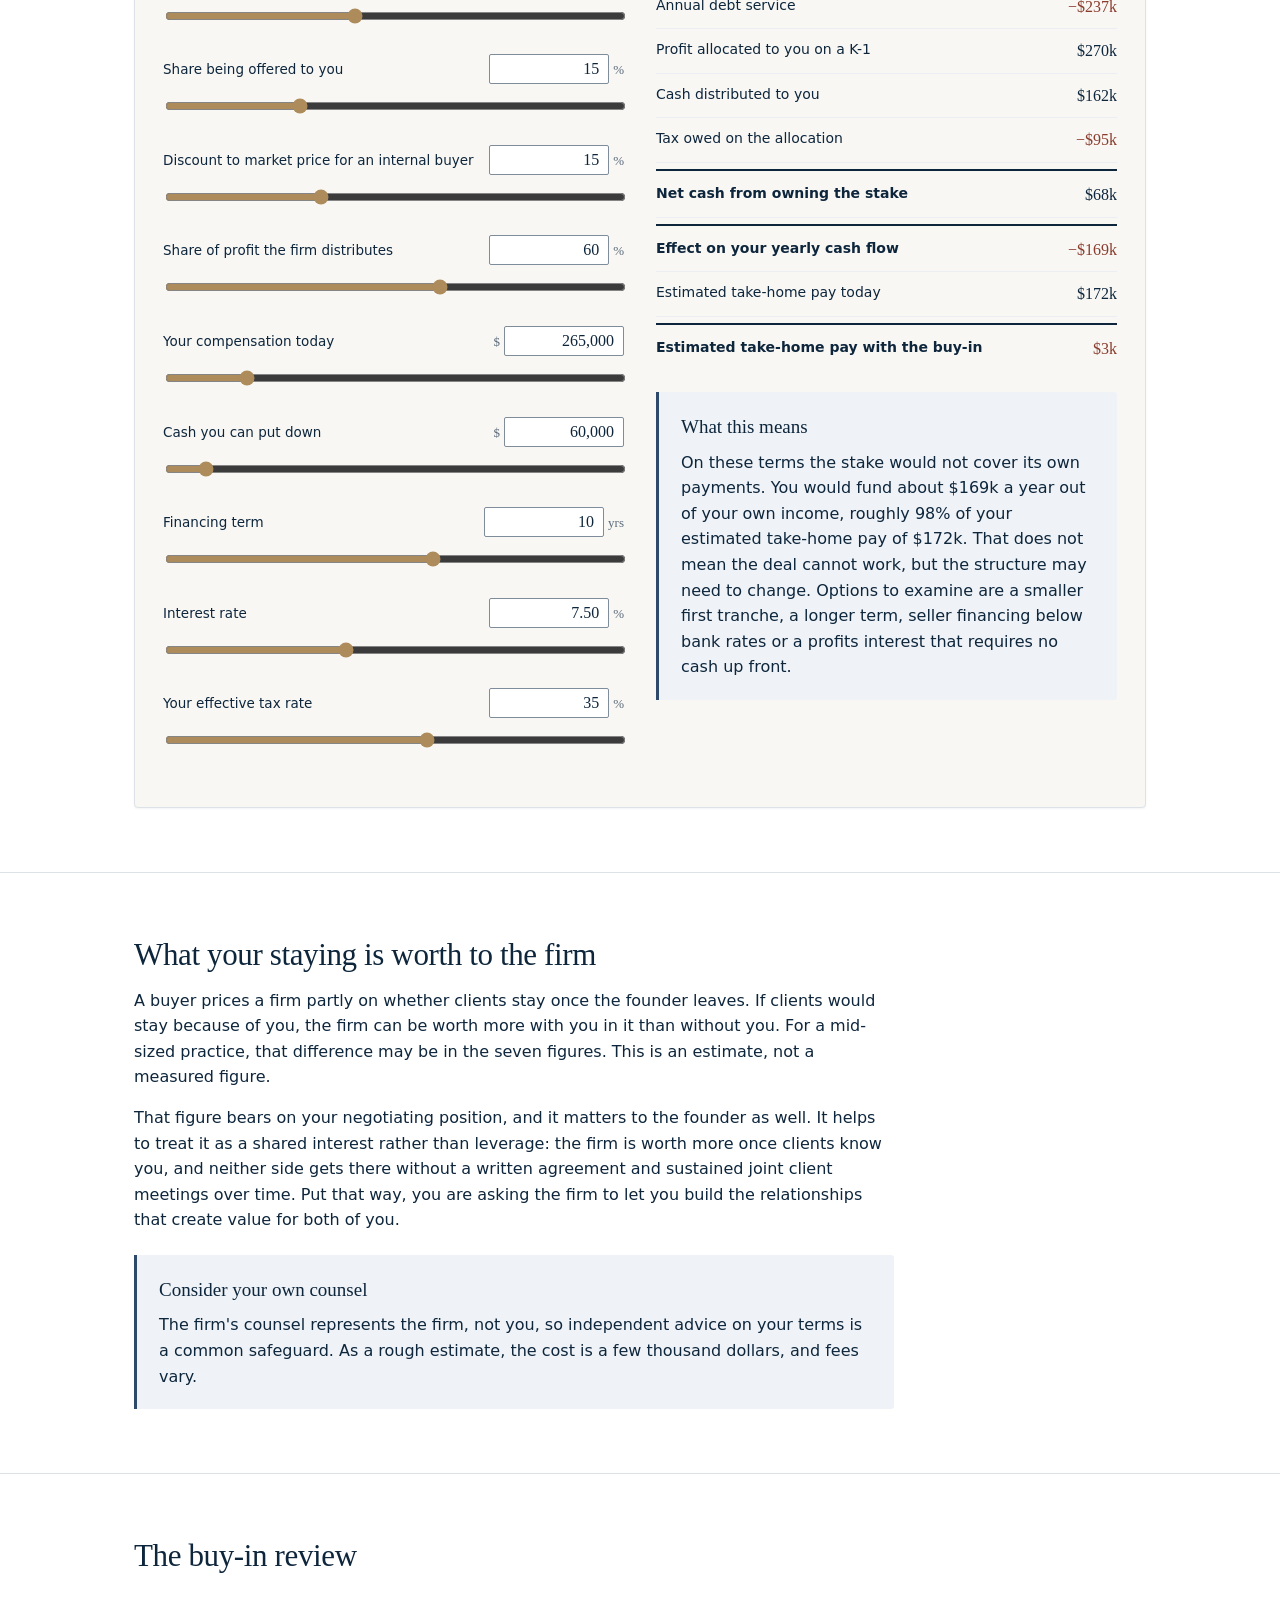
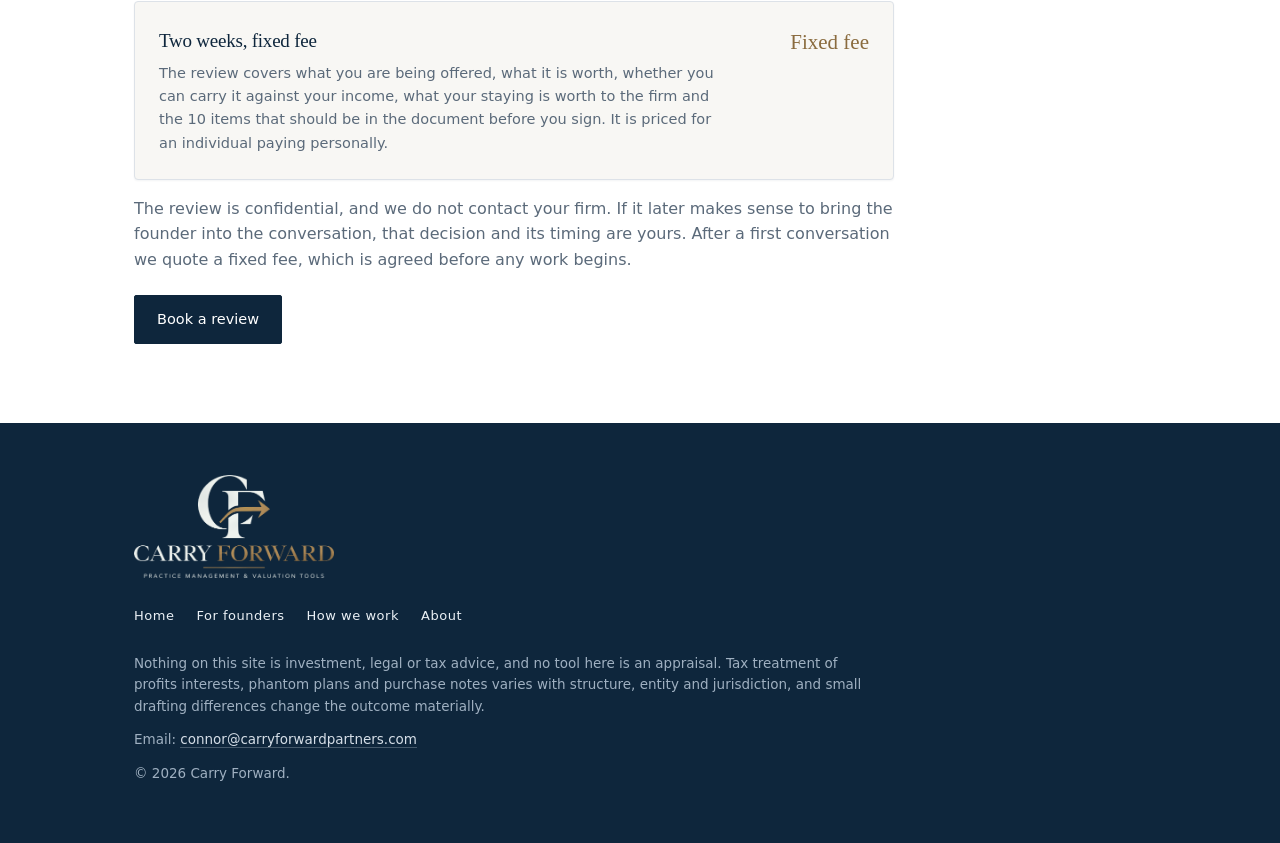
<file: successors.html>
<!DOCTYPE html>
<html lang="en">
<head>
<meta charset="utf-8" />
<meta name="viewport" content="width=device-width, initial-scale=1" />
<meta name="robots" content="noindex, nofollow" />
<title>For successors — Carry Forward</title>
<meta name="description" content="If you have been offered equity, find out which of four kinds it is, what it costs against your income and what your staying is worth to the firm." />
<link rel="icon" href="assets/favicon.png" />
<link rel="stylesheet" href="assets/site.css" />
</head>
<body>

<a class="skip" href="#content">Skip to content</a>

<header>
  <div class="w nav">
    <a class="mark" href="index.html"><img src="assets/cf-mark-sm.png" alt="" /><span class="wm">Carry<i>&nbsp;Forward</i></span></a>
    <button class="burger" id="burger" aria-label="Menu" aria-controls="links" aria-expanded="false"><span></span><span></span><span></span></button>
    <nav aria-label="Main">
    <ul class="links" id="links">
      <li><a href="founders.html">For founders</a></li>
      <li><a href="successors.html" aria-current="page">For successors</a></li>
      <li><a href="tools.html">The tools</a></li>
      <li><a href="signin.html">Portal</a></li>
      <li><a href="how-we-work.html">How we work</a></li>
      <li><a href="about.html">About</a></li>
      <li class="menu-cta"><a href="https://scheduler.zoom.us/connor-polan-gsqx0q/30-mins-with-connor" target="_blank" rel="noopener">Book a call<span class="sr-only"> (opens in a new tab)</span></a></li>
    </ul>
    </nav>
    <div class="navtools"><a class="btn" href="https://scheduler.zoom.us/connor-polan-gsqx0q/30-mins-with-connor" target="_blank" rel="noopener">Book a call<span class="sr-only"> (opens in a new tab)</span></a></div>
  </div>
</header>

<main id="content" tabindex="-1">

<div class="hero">
  <div class="w">
    <div class="eyebrow alt">For the next generation</div>
    <h1>If you have been offered equity, it helps to know which of four arrangements it is before you negotiate the percentage.</h1>
    <p class="lede">
      Four different arrangements are sometimes called equity in advisory firms, and only two
      give you ownership. This page explains how to tell them apart and what a buy-in could cost
      against your income.
    </p>
    <div class="cta">
      <a class="btn" href="#buyin">Work out the buy-in</a>
      <a class="btn ghost" href="https://scheduler.zoom.us/connor-polan-gsqx0q/30-mins-with-connor" target="_blank" rel="noopener">Book a review<span class="sr-only"> (opens in a new tab)</span></a>
    </div>
  </div>
</div>

<section>
  <div class="w">
    <h2>Four kinds of "equity," in plain terms</h2>
    <div class="qa">
      <div class="q">
        <p><strong>1. Direct ownership (a buy-in).</strong> You buy shares and own part of the firm.</p>
        <em>This is true ownership. You get a vote, a share of the profits paid to owners and a
        share of what the firm sells for. You pay for it, usually over several years through a
        note to the seller or a bank loan. It is the only one of the four you own outright and can
        sell.</em>
      </div>
      <div class="q">
        <p><strong>2. Profits interest.</strong> A share of the firm's future growth, with nothing to pay up front.</p>
        <em>You share only in value the firm adds after you receive it, not in what it is already
        worth. It is used in firms set up as LLCs or partnerships. An 83(b) election must be filed
        with the IRS within 30 days of the grant; if it is missed, the interest can be taxed as
        ordinary income instead.</em>
      </div>
      <div class="q">
        <p><strong>3. Phantom equity or stock appreciation rights (SARs).</strong> A cash bonus tied to the firm's value. You own nothing.</p>
        <em>It pays out as if you owned shares, usually at a sale or after a set number of years,
        but you have no vote, you cannot sell it and you usually lose it if you leave. The firm can
        often change the plan, so read the plan document closely.</em>
      </div>
      <div class="q">
        <p><strong>4. Revenue or profit sharing.</strong> A bonus based on what the firm earns.</p>
        <em>This is pay, not ownership. It rewards results, but it does not make you an owner or
        give you a share of a sale.</em>
      </div>
    </div>
  </div>
</section>

<section id="buyin" class="alt">
  <div class="w">
    <h2>What the buy-in would cost you</h2>
    <p class="muted" style="max-width:62ch">
      A firm's profit and your personal cash flow are different numbers. This estimate compares
      the yearly payments on the stake with the cash it would pay you after tax, and shows the
      effect on your yearly cash flow.
    </p>

    <div class="calc">
      <div class="calc-grid">
        <div>
          <div class="f">
            <div class="lab"><label for="bProfit">Owner-adjusted profit of the firm, after owners are paid market wages</label>
              <span class="numbox"><span class="numbox-aff" aria-hidden="true">$</span><input type="text" inputmode="decimal" id="bProfitBox" class="numbox-input" aria-label="Owner-adjusted profit of the firm, after owners are paid market wages, exact value" value="1,800,000" /></span></div>
            <input type="range" id="bProfit" min="200" max="12000" step="25" value="1800" />
          </div>
          <div class="f">
            <div class="lab"><label for="bMult">Multiple the firm could sell for</label>
              <span class="numbox"><input type="text" inputmode="decimal" id="bMultBox" class="numbox-input" aria-label="Multiple the firm could sell for, exact value" value="7.5" /><span class="numbox-aff" aria-hidden="true">x</span></span></div>
            <input type="range" id="bMult" min="3" max="14" step="0.1" value="7.5" />
          </div>
          <div class="f">
            <div class="lab"><label for="bStake">Share being offered to you</label>
              <span class="numbox"><input type="text" inputmode="decimal" id="bStakeBox" class="numbox-input" aria-label="Share being offered to you, exact value" value="15" /><span class="numbox-aff" aria-hidden="true">%</span></span></div>
            <input type="range" id="bStake" min="1" max="50" step="1" value="15" />
          </div>
          <div class="f">
            <div class="lab"><label for="bDisc">Discount to market price for an internal buyer</label>
              <span class="numbox"><input type="text" inputmode="decimal" id="bDiscBox" class="numbox-input" aria-label="Discount to market price for an internal buyer, exact value" value="15" /><span class="numbox-aff" aria-hidden="true">%</span></span></div>
            <input type="range" id="bDisc" min="0" max="45" step="1" value="15" />
          </div>
          <div class="f">
            <div class="lab"><label for="bPayout">Share of profit the firm distributes</label>
              <span class="numbox"><input type="text" inputmode="decimal" id="bPayoutBox" class="numbox-input" aria-label="Share of profit the firm distributes, exact value" value="60" /><span class="numbox-aff" aria-hidden="true">%</span></span></div>
            <input type="range" id="bPayout" min="0" max="100" step="5" value="60" />
          </div>
          <div class="f">
            <div class="lab"><label for="bComp">Your compensation today</label>
              <span class="numbox"><span class="numbox-aff" aria-hidden="true">$</span><input type="text" inputmode="decimal" id="bCompBox" class="numbox-input" aria-label="Your compensation today, exact value" value="265,000" /></span></div>
            <input type="range" id="bComp" min="80" max="1200" step="5" value="265" />
          </div>
          <div class="f">
            <div class="lab"><label for="bDown">Cash you can put down</label>
              <span class="numbox"><span class="numbox-aff" aria-hidden="true">$</span><input type="text" inputmode="decimal" id="bDownBox" class="numbox-input" aria-label="Cash you can put down, exact value" value="60,000" /></span></div>
            <input type="range" id="bDown" min="0" max="800" step="5" value="60" />
          </div>
          <div class="f">
            <div class="lab"><label for="bYears">Financing term</label>
              <span class="numbox"><input type="text" inputmode="decimal" id="bYearsBox" class="numbox-input" aria-label="Financing term, exact value" value="10" /><span class="numbox-aff" aria-hidden="true">yrs</span></span></div>
            <input type="range" id="bYears" min="3" max="15" step="1" value="10" />
          </div>
          <div class="f">
            <div class="lab"><label for="bRate">Interest rate</label>
              <span class="numbox"><input type="text" inputmode="decimal" id="bRateBox" class="numbox-input" aria-label="Interest rate, exact value" value="7.50" /><span class="numbox-aff" aria-hidden="true">%</span></span></div>
            <input type="range" id="bRate" min="4" max="13" step="0.25" value="7.5" />
          </div>
          <div class="f">
            <div class="lab"><label for="bTax">Your effective tax rate</label>
              <span class="numbox"><input type="text" inputmode="decimal" id="bTaxBox" class="numbox-input" aria-label="Your effective tax rate, exact value" value="35" /><span class="numbox-aff" aria-hidden="true">%</span></span></div>
            <input type="range" id="bTax" min="15" max="50" step="1" value="35" />
          </div>
        </div>

        <div>
          <p class="sr-only" id="buyStatus" role="status" aria-live="polite"></p>
          <div class="result">
            <div class="muted small">What you would pay for the stake</div>
            <div class="big" id="bPrice">—</div>
            <div class="muted small" style="margin-top:6px">in a firm worth <span id="bEv">—</span></div>
          </div>
          <div style="margin-top:18px">
            <div class="row"><span>Annual debt service</span><b id="bDebt" style="color:var(--drag)">—</b></div>
            <div class="row"><span>Profit allocated to you on a K-1</span><b id="bK1">—</b></div>
            <div class="row"><span>Cash distributed to you</span><b id="bDist">—</b></div>
            <div class="row"><span>Tax owed on the allocation</span><b id="bOwed" style="color:var(--drag)">—</b></div>
            <div class="row tot"><span><strong>Net cash from owning the stake</strong></span><b id="bNet">—</b></div>
            <div class="row tot"><span><strong>Effect on your yearly cash flow</strong></span><b id="bSwing">—</b></div>
            <div class="row"><span>Estimated take-home pay today</span><b id="bTake">—</b></div>
            <div class="row tot"><span><strong>Estimated take-home pay with the buy-in</strong></span><b id="bAfter">—</b></div>
          </div>

          <div class="pull warn" id="bWarn" hidden>
            <b>You would owe tax on profit you do not receive as cash</b>
            <span id="bWarnText"></span>
          </div>

          <div class="pull alt">
            <b>What this means</b>
            <span id="bNote">—</span>
          </div>
        </div>
      </div>
    </div>
  </div>
</section>

<section>
  <div class="w narrow">
    <h2>What your staying is worth to the firm</h2>
    <p>
      A buyer prices a firm partly on whether clients stay once the founder leaves. If clients
      would stay because of you, the firm can be worth more with you in it than without you. For
      a mid-sized practice, that difference may be in the seven figures. This is an estimate, not
      a measured figure.
    </p>
    <p>
      That figure bears on your negotiating position, and it matters to the founder as well. It
      helps to treat it as a shared interest rather than leverage: the firm is worth more once
      clients know you, and neither side gets there without a written agreement and sustained
      joint client meetings over time. Put that way, you are asking the firm to let you build the
      relationships that create value for both of you.
    </p>
    <div class="pull alt">
      <b>Consider your own counsel</b>
      The firm's counsel represents the firm, not you, so independent advice on your terms is a
      common safeguard. As a rough estimate, the cost is a few thousand dollars, and fees vary.
    </div>
  </div>
</section>

<section class="last">
  <div class="w narrow">
    <h2>The buy-in review</h2>
    <div class="ladder">
      <div class="step">
        <div>
          <h3>Two weeks, fixed fee</h3>
          <p>
            The review covers what you are being offered, what it is worth, whether you can carry
            it against your income, what your staying is worth to the firm and the 10 items that
            should be in the document before you sign. It is priced for an individual paying
            personally.
          </p>
        </div>
        <div class="price">Fixed fee</div>
      </div>
    </div>
    <p class="muted" style="margin-top:16px">
      The review is confidential, and we do not contact your firm. If it later makes sense to
      bring the founder into the conversation, that decision and its timing are yours. After a
      first conversation we quote a fixed fee, which is agreed before any work begins.
    </p>
    <p style="margin-top:22px"><a class="btn" href="https://scheduler.zoom.us/connor-polan-gsqx0q/30-mins-with-connor" target="_blank" rel="noopener">Book a review<span class="sr-only"> (opens in a new tab)</span></a></p>
  </div>
</section>

</main>

<footer>
  <div class="w">
    <div class="fnav">
      <a href="index.html">Home</a>
      <a href="founders.html">For founders</a>
      <a href="how-we-work.html">How we work</a>
      <a href="about.html">About</a>
    </div>
    <p>
      Nothing on this site is investment, legal or tax advice, and no tool here is an appraisal.
      Tax treatment of profits interests, phantom plans and purchase notes varies with structure,
      entity and jurisdiction, and small drafting differences change the outcome materially.
    </p>
    <p>Email: <a href="mailto:connor@carryforwardpartners.com">connor@carryforwardpartners.com</a></p>
    <p>&copy; <span id="yr"></span> Carry Forward.</p>
  </div>
</footer>

<script src="assets/site.js"></script>
</body>
</html>
</file>
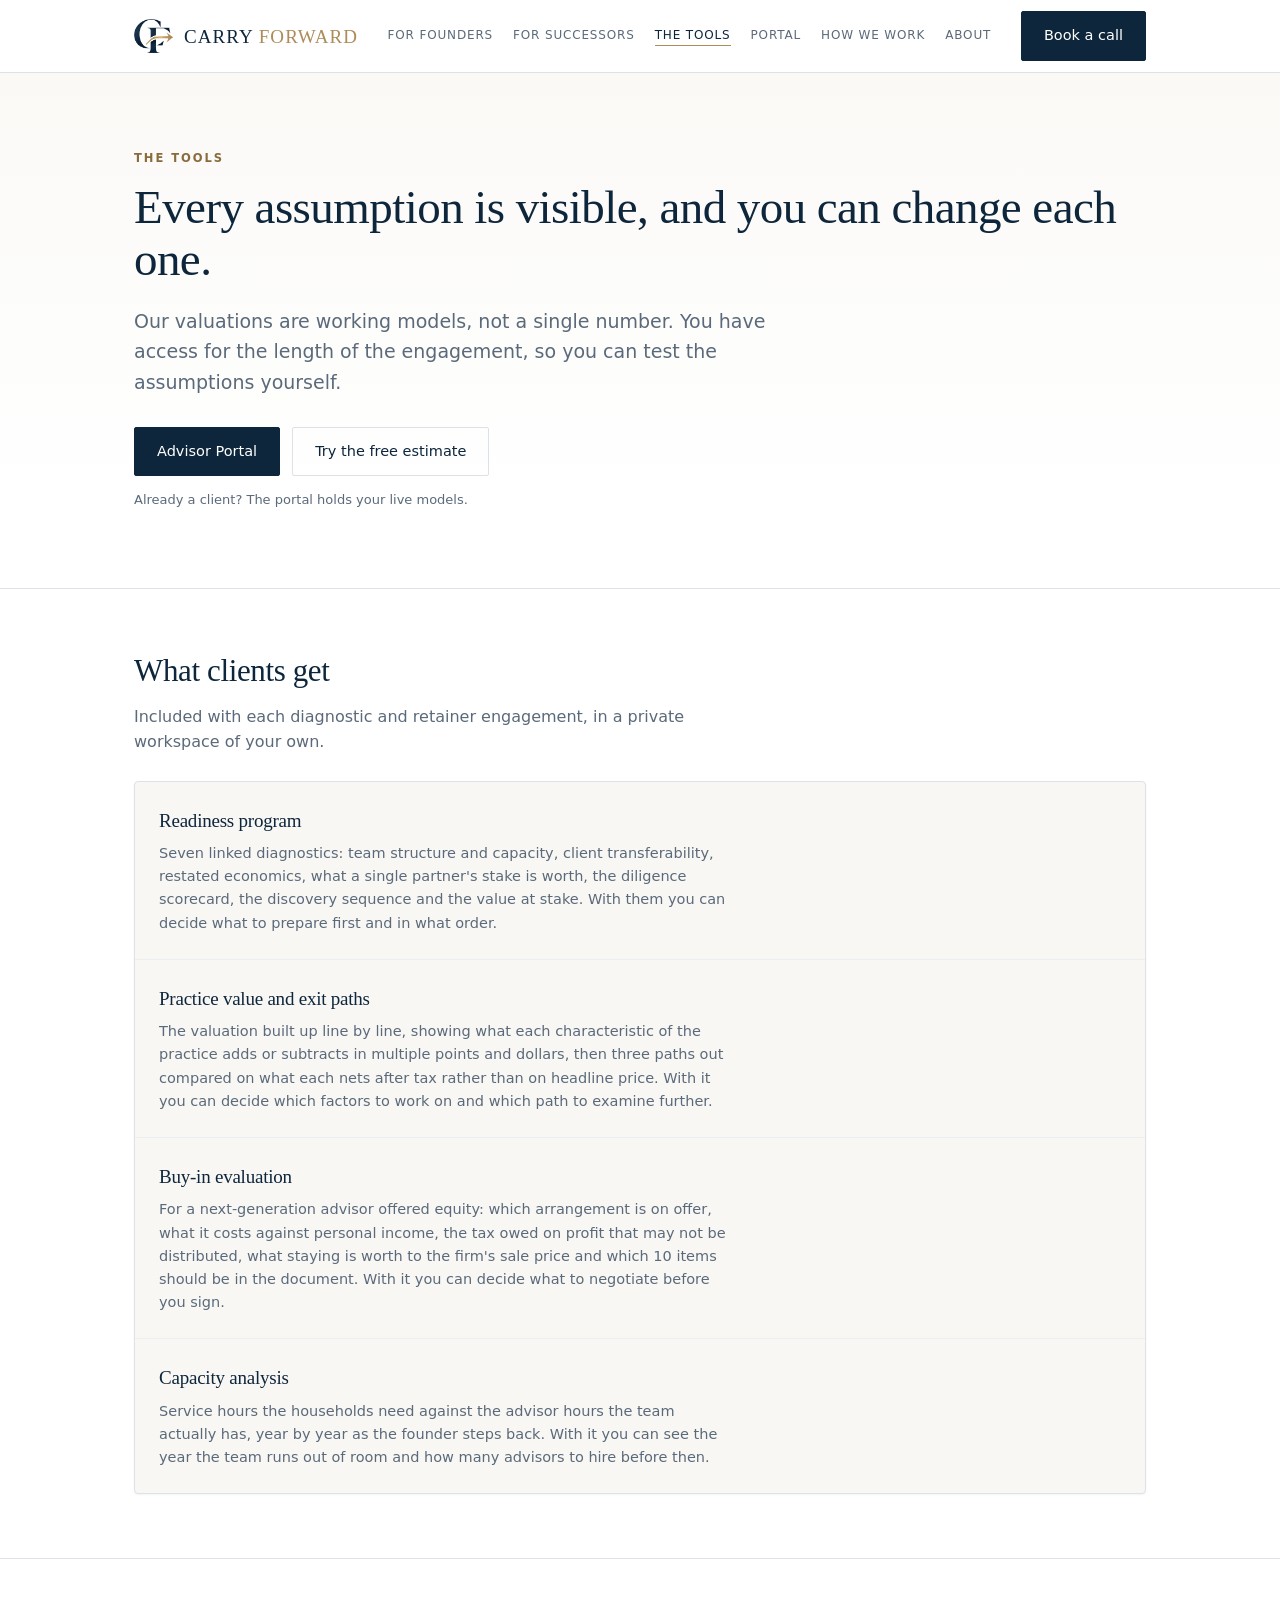
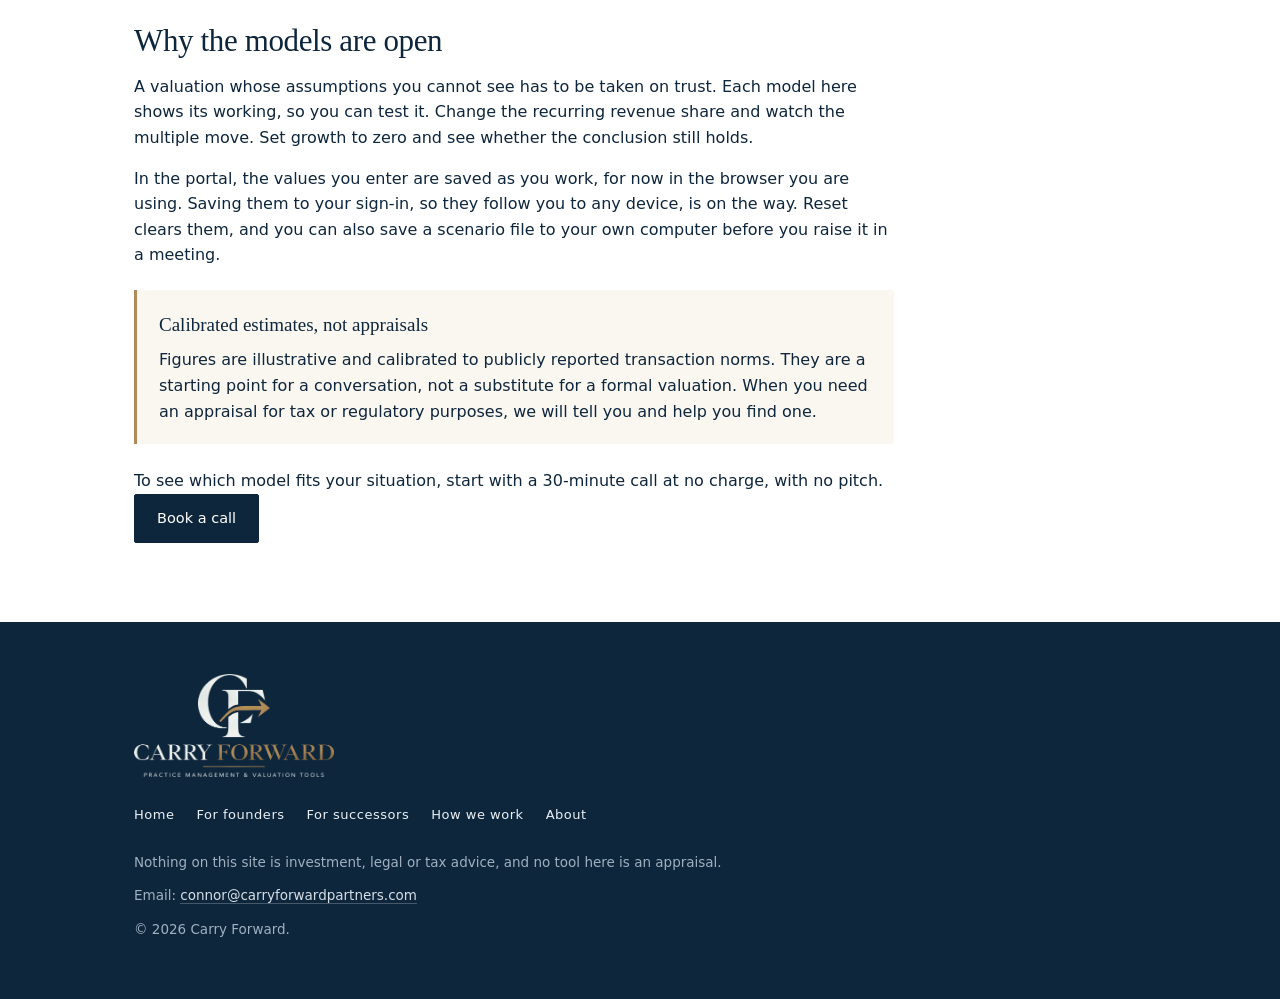
<file: tools.html>
<!DOCTYPE html>
<html lang="en">
<head>
<meta charset="utf-8" />
<meta name="viewport" content="width=device-width, initial-scale=1" />
<meta name="robots" content="noindex, nofollow" />
<title>The tools — Carry Forward</title>
<meta name="description" content="The models we use with clients: readiness, practice value and exit paths, and buy-in evaluation. Every assumption is visible and adjustable." />
<link rel="icon" href="assets/favicon.png" />
<link rel="stylesheet" href="assets/site.css" />
</head>
<body>

<a class="skip" href="#content">Skip to content</a>

<header>
  <div class="w nav">
    <a class="mark" href="index.html"><img src="assets/cf-mark-sm.png" alt="" /><span class="wm">Carry<i>&nbsp;Forward</i></span></a>
    <button class="burger" id="burger" aria-label="Menu" aria-controls="links" aria-expanded="false"><span></span><span></span><span></span></button>
    <nav aria-label="Main">
    <ul class="links" id="links">
      <li><a href="founders.html">For founders</a></li>
      <li><a href="successors.html">For successors</a></li>
      <li><a href="tools.html" aria-current="page">The tools</a></li>
      <li><a href="signin.html">Portal</a></li>
      <li><a href="how-we-work.html">How we work</a></li>
      <li><a href="about.html">About</a></li>
      <li class="menu-cta"><a href="https://scheduler.zoom.us/connor-polan-gsqx0q/30-mins-with-connor" target="_blank" rel="noopener">Book a call<span class="sr-only"> (opens in a new tab)</span></a></li>
    </ul>
    </nav>
    <div class="navtools"><a class="btn" href="https://scheduler.zoom.us/connor-polan-gsqx0q/30-mins-with-connor" target="_blank" rel="noopener">Book a call<span class="sr-only"> (opens in a new tab)</span></a></div>
  </div>
</header>

<main id="content" tabindex="-1">

<div class="hero">
  <div class="w">
    <div class="eyebrow">The tools</div>
    <h1>Every assumption is visible, and you can change each one.</h1>
    <p class="lede">
      Our valuations are working models, not a single number. You have access for the length of
      the engagement, so you can test the assumptions yourself.
    </p>
    <div class="cta">
      <a class="btn" href="signin.html">Advisor Portal</a>
      <a class="btn ghost" href="index.html#estimate">Try the free estimate</a>
    </div>
    <p class="muted small" style="margin-top:14px">Already a client? The portal holds your live models.</p>
  </div>
</div>

<section>
  <div class="w">
    <h2>What clients get</h2>
    <p class="muted" style="max-width:62ch">
      Included with each diagnostic and retainer engagement, in a private workspace of your own.
    </p>
    <div class="ladder">
      <div class="step">
        <div>
          <h3>Readiness program</h3>
          <p>
            Seven linked diagnostics: team structure and capacity, client transferability,
            restated economics, what a single partner's stake is worth, the diligence scorecard,
            the discovery sequence and the value at stake. With them you can decide what to
            prepare first and in what order.
          </p>
        </div>
      </div>
      <div class="step">
        <div>
          <h3>Practice value and exit paths</h3>
          <p>
            The valuation built up line by line, showing what each characteristic of the practice
            adds or subtracts in multiple points and dollars, then three paths out compared on
            what each nets after tax rather than on headline price. With it you can decide which
            factors to work on and which path to examine further.
          </p>
        </div>
      </div>
      <div class="step">
        <div>
          <h3>Buy-in evaluation</h3>
          <p>
            For a next-generation advisor offered equity: which arrangement is on offer, what it
            costs against personal income, the tax owed on profit that may not be distributed,
            what staying is worth to the firm's sale price and which 10 items should be in the
            document. With it you can decide what to negotiate before you sign.
          </p>
        </div>
      </div>
      <div class="step">
        <div>
          <h3>Capacity analysis</h3>
          <p>
            Service hours the households need against the advisor hours the team actually has,
            year by year as the founder steps back. With it you can see the year the team runs
            out of room and how many advisors to hire before then.
          </p>
        </div>
      </div>
    </div>
  </div>
</section>

<section class="last">
  <div class="w narrow">
    <h2>Why the models are open</h2>
    <p>
      A valuation whose assumptions you cannot see has to be taken on trust. Each model here
      shows its working, so you can test it. Change the recurring revenue share and watch the
      multiple move. Set growth to zero and see whether the conclusion still holds.
    </p>
    <p>
      In the portal, the values you enter are saved as you work, for now in the browser you are
      using. Saving them to your sign-in, so they follow you to any device, is on the way. Reset
      clears them, and you can also save a scenario file to your own computer before you raise
      it in a meeting.
    </p>
    <div class="pull">
      <b>Calibrated estimates, not appraisals</b>
      Figures are illustrative and calibrated to publicly reported transaction norms. They are a
      starting point for a conversation, not a substitute for a formal valuation. When you need
      an appraisal for tax or regulatory purposes, we will tell you and help you find one.
    </div>
    <p style="margin-top:24px">To see which model fits your situation, start with a 30-minute call at no charge, with no pitch. <a class="btn" href="https://scheduler.zoom.us/connor-polan-gsqx0q/30-mins-with-connor" target="_blank" rel="noopener">Book a call<span class="sr-only"> (opens in a new tab)</span></a></p>
  </div>
</section>

</main>

<footer>
  <div class="w">
    <div class="fnav">
      <a href="index.html">Home</a>
      <a href="founders.html">For founders</a>
      <a href="successors.html">For successors</a>
      <a href="how-we-work.html">How we work</a>
      <a href="about.html">About</a>
    </div>
    <p>Nothing on this site is investment, legal or tax advice, and no tool here is an appraisal.</p>
    <p>Email: <a href="mailto:connor@carryforwardpartners.com">connor@carryforwardpartners.com</a></p>
    <p>&copy; <span id="yr"></span> Carry Forward.</p>
  </div>
</footer>
<script src="assets/site.js"></script>
</body>
</html>
</file>
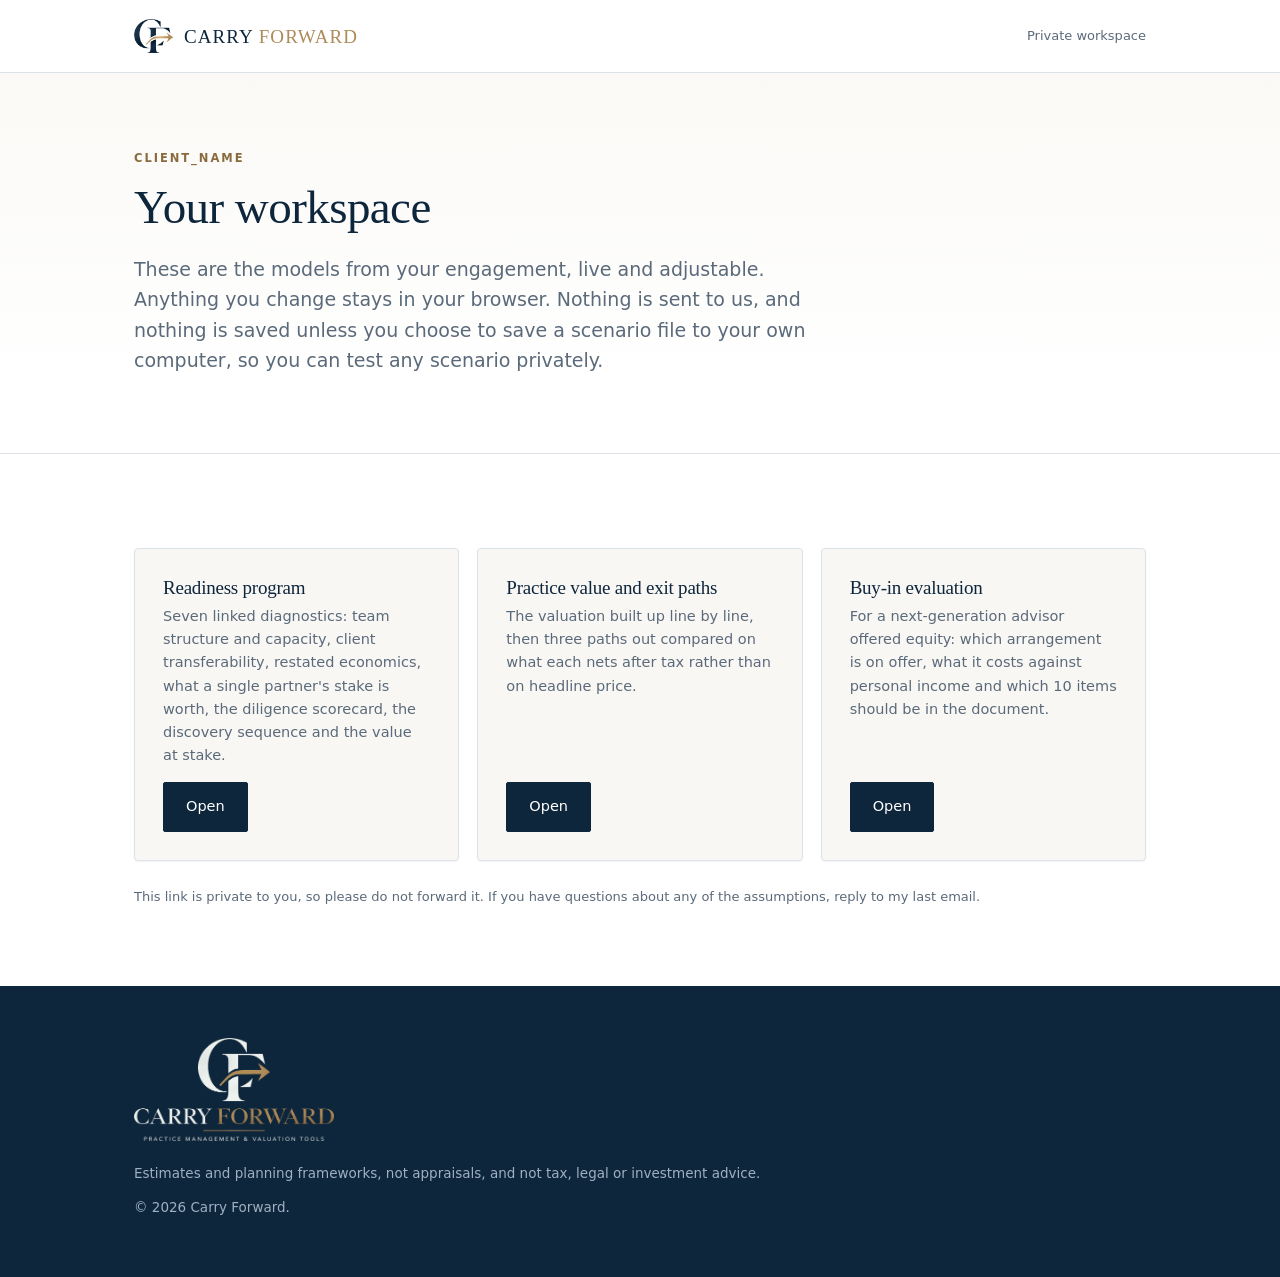
<file: c/_template.html>
<!DOCTYPE html>
<html lang="en">
<head>
<meta charset="utf-8" />
<meta name="viewport" content="width=device-width, initial-scale=1" />
<meta name="robots" content="noindex, nofollow" />
<title>Client workspace</title>
<link rel="icon" href="../../assets/favicon.png" />
<link rel="stylesheet" href="../../assets/site.css" />
</head>
<body>
<a class="skip" href="#content">Skip to content</a>

<header>
  <div class="w nav">
    <a class="mark" href="../../index.html"><img src="../../assets/cf-mark-sm.png" alt="" /><span class="wm">Carry<i>&nbsp;Forward</i></span></a>
    <div class="navtools"><span class="muted small">Private workspace</span></div>
  </div>
</header>

<main id="content" tabindex="-1">

<div class="hero">
  <div class="w">
    <div class="eyebrow">CLIENT_NAME</div>
    <h1>Your workspace</h1>
    <p class="lede">
      These are the models from your engagement, live and adjustable. Anything you change stays
      in your browser. Nothing is sent to us, and nothing is saved unless you choose to save a
      scenario file to your own computer, so you can test any scenario privately.
    </p>
  </div>
</div>

<section class="last">
  <div class="w">
    <div class="doors">
      <div class="door">
        <h2>Readiness program</h2>
        <p class="muted" style="font-size:14.5px">
          Seven linked diagnostics: team structure and capacity, client transferability,
          restated economics, what a single partner's stake is worth, the diligence scorecard,
          the discovery sequence and the value at stake.
        </p>
        <a class="btn" href="../../tools/readiness.html" aria-label="Open Readiness program">Open</a>
      </div>
      <div class="door">
        <h2>Practice value and exit paths</h2>
        <p class="muted" style="font-size:14.5px">
          The valuation built up line by line, then three paths out compared on what each nets
          after tax rather than on headline price.
        </p>
        <a class="btn" href="../../tools/practice-value.html" aria-label="Open Practice value and exit paths">Open</a>
      </div>
      <div class="door">
        <h2>Buy-in evaluation</h2>
        <p class="muted" style="font-size:14.5px">
          For a next-generation advisor offered equity: which arrangement is on offer, what it
          costs against personal income and which 10 items should be in the document.
        </p>
        <a class="btn" href="../../tools/buy-in.html" aria-label="Open Buy-in evaluation">Open</a>
      </div>
    </div>
    <p class="muted small" style="margin-top:26px">
      This link is private to you, so please do not forward it. If you have questions about any
      of the assumptions, reply to my last email.
    </p>
  </div>
</section>

</main>

<footer>
  <div class="w">
    <p>Estimates and planning frameworks, not appraisals, and not tax, legal or investment advice.</p>
    <p>&copy; <span id="yr"></span> Carry Forward.</p>
  </div>
</footer>
<script src="../../assets/site.js"></script>
</body>
</html>
</file>
<file: assets/site.css>
:root{
  /* palette sampled from the logo */
  --navy:#0E263C; --navy-700:#1A3755; --gold:#AD8B5A; --gold-light:#D4B583; --gold-deep:#8A6B3E;
  --ground:#FFFFFF; --panel:#F8F7F4; --ink:#0E263C; --muted:#5B6A7A;
  --rule:#DDE2E8; --soft:#EBEEF2; --gain:#2C6A4F; --drag:#8A3B2C;
  --brass:#AD8B5A; --accent:#2E4A6B; --field:#7F8C9A;
  --serif:'Iowan Old Style','Palatino Linotype',Palatino,'Book Antiqua',Georgia,serif;
  --sans:ui-sans-serif,system-ui,-apple-system,'Segoe UI',Helvetica,Arial,sans-serif;
  --shadow:0 1px 2px rgba(14,38,60,.05);
}
*{box-sizing:border-box}
html{scroll-behavior:smooth;scroll-padding-top:88px}
@media(prefers-reduced-motion:reduce){html{scroll-behavior:auto}*{transition:none!important}}
body{margin:0;background:var(--ground);color:var(--ink);font-family:var(--sans);font-size:16px;line-height:1.6;-webkit-font-smoothing:antialiased}
.w{max-width:1060px;margin:0 auto;padding:0 24px}
/* narrow sections keep the same left edge as full-width ones; only the column is capped */
.w.narrow>*{max-width:760px}
h1,h2,h3{font-family:var(--serif);font-weight:500;letter-spacing:-.012em;margin:0;color:var(--navy)}
h1{font-size:clamp(30px,4.9vw,47px);line-height:1.1}
h2{font-size:clamp(23px,3.3vw,31px);line-height:1.18;margin-bottom:14px}
h3{font-size:19px;margin-bottom:6px}
p{margin:0 0 15px}
a{color:var(--ink)}
p a,li a{text-decoration-color:var(--gold);text-underline-offset:3px}
p a:hover,li a:hover{color:var(--gold-deep)}
.muted{color:var(--muted)}
.small{font-size:13px}
.sr-only{position:absolute;width:1px;height:1px;margin:-1px;padding:0;overflow:hidden;clip:rect(0,0,0,0);white-space:nowrap;border:0}
.skip{position:absolute;left:12px;top:-60px;z-index:60;background:var(--navy);color:#fff;padding:10px 16px;border-radius:2px;font-size:14px;text-decoration:none}
.skip:focus{top:12px}
main:focus{outline:none}

/* ---------- header ---------- */
header{border-bottom:1px solid var(--rule);position:sticky;top:0;background:rgba(255,255,255,.93);backdrop-filter:blur(10px);z-index:30}
.nav{display:flex;align-items:center;justify-content:space-between;height:72px;gap:20px}
.mark{display:flex;align-items:center;gap:11px;text-decoration:none;color:var(--navy);white-space:nowrap}
.mark img{height:34px;width:auto;display:block}
.mark .wm{font-family:var(--serif);font-size:19px;line-height:1;letter-spacing:.055em;text-transform:uppercase}
.mark .wm i{font-style:normal;color:var(--gold)}
.links{display:flex;gap:20px;list-style:none;margin:0;padding:0;font-size:12px;letter-spacing:.07em;text-transform:uppercase;white-space:nowrap}
.links a{text-decoration:none;color:var(--muted);padding-bottom:3px;border-bottom:1px solid transparent}
.links a:hover,.links a[aria-current="page"]{color:var(--navy);border-bottom-color:var(--gold)}
.navtools{display:flex;align-items:center;gap:10px}
.nav .btn{white-space:nowrap}
.burger{display:none;background:transparent;border:1px solid var(--rule);border-radius:2px;width:40px;height:38px;cursor:pointer;padding:0;color:var(--navy)}
.burger span{display:block;width:17px;height:1.5px;background:currentColor;margin:3.5px auto}
.links .menu-cta{display:none}
@media(max-width:1080px){
  .nav>nav{position:absolute;top:100%;left:0;right:0}
  .links{background:#fff;border-bottom:1px solid var(--rule);
    flex-direction:column;gap:0;padding:6px 24px 14px;display:none;box-shadow:0 10px 24px rgba(14,38,60,.07);white-space:normal}
  .links.open{display:flex}
  .links li{border-bottom:1px solid var(--soft)}
  .links li:last-child{border-bottom:none}
  .links a{display:block;padding:14px 0;font-size:13px}
  .burger{display:block;margin-left:auto}
  .navtools{display:none}
  .links .menu-cta{display:block;padding:14px 0 4px}
  .links .menu-cta a{display:inline-block;background:var(--navy);color:#fff;padding:12px 22px;border:1px solid var(--navy);border-radius:2px;font-size:13px}
  .links .menu-cta a:hover{color:#fff;background:var(--navy-700);border-color:var(--navy-700)}
}
@media(max-width:620px){
  .nav{height:64px}
  .mark img{height:28px}
  .mark .wm{font-size:16px}
}

.btn{display:inline-block;background:var(--navy);color:#fff;text-decoration:none;padding:12px 22px;border-radius:2px;
  font-size:14.5px;border:1px solid var(--navy);cursor:pointer;font-family:inherit;transition:background .18s,border-color .18s,color .18s}
.btn:hover{background:var(--navy-700);border-color:var(--navy-700)}
.btn[aria-disabled="true"]{opacity:.65;cursor:progress}
.btn.ghost{background:transparent;color:var(--navy);border-color:var(--rule)}
.btn.ghost:hover{background:transparent;color:var(--gold-deep);border-color:var(--gold)}

/* ---------- layout ---------- */
section{padding:64px 0;border-bottom:1px solid var(--rule)}
section.last{border-bottom:none}
.hero{padding:76px 0 62px;border-bottom:1px solid var(--rule);
  background:linear-gradient(180deg,#FAF9F6 0%,#FFFFFF 82%)}
.hero p.lede{font-size:19px;color:var(--muted);max-width:56ch;margin-top:20px}
.hero .cta{margin-top:30px;display:flex;gap:12px;flex-wrap:wrap}
.eyebrow{font-size:11.5px;font-weight:600;letter-spacing:.17em;text-transform:uppercase;color:var(--gold-deep);margin-bottom:15px}
.eyebrow.alt{color:var(--accent)}
/* centered single-column page (sign-in): the column, not each element, is centered */
.centered{max-width:560px;margin:0 auto;text-align:center}
.centered .lede{margin-left:auto;margin-right:auto}
.centered .cta{justify-content:center}
.hero.signin{min-height:62vh;display:flex;align-items:center;padding:64px 0}
.hero.signin>.w{width:100%}
.signin-mark{display:block;width:72px;height:72px;margin:0 auto 18px}
/* sign-in paths: two cards in a narrower centered grid; Sign in is the filled button, Request access the outline one */
.paths{max-width:780px;margin:38px auto 0}
.paths .btn.ghost{border-color:var(--navy)}
.paths .btn.ghost:hover{border-color:var(--gold)}
.paths-help{margin-top:24px;margin-bottom:0}
.two{display:grid;grid-template-columns:1fr 1fr;gap:38px;align-items:start}
@media(max-width:860px){.two{grid-template-columns:1fr;gap:26px}}

.stats{display:grid;grid-template-columns:repeat(3,1fr);gap:14px;margin-top:44px}
.stats div{background:var(--panel);border:1px solid var(--rule);border-top:2px solid var(--gold);border-radius:4px;padding:22px;box-shadow:var(--shadow)}
.stats b{display:block;font-family:var(--serif);font-size:34px;line-height:1.1;color:var(--navy);font-variant-numeric:tabular-nums}
.stats span{font-size:13.5px;color:var(--muted);display:block;margin-top:7px}
@media(max-width:700px){.stats{grid-template-columns:1fr}}

.doors{display:grid;grid-template-columns:repeat(auto-fit,minmax(min(290px,100%),1fr));gap:18px;margin-top:30px}
.door{background:var(--panel);border:1px solid var(--rule);border-radius:4px;padding:28px;display:flex;flex-direction:column;box-shadow:var(--shadow)}
.door h3,.door h2{color:var(--navy)}
.door h2{font-size:19px;margin-bottom:6px}
.door ul{margin:0 0 20px;padding-left:19px;color:var(--muted);font-size:14.5px}
.door li{margin-bottom:7px}
.door .btn{align-self:flex-start;margin-top:auto}

.ladder{background:var(--panel);border:1px solid var(--rule);border-radius:4px;overflow:hidden;margin-top:26px;box-shadow:var(--shadow)}
.step{display:grid;grid-template-columns:1fr auto;gap:18px;padding:24px;border-bottom:1px solid var(--soft)}
.step:last-child{border-bottom:none}
.step .price{font-family:var(--serif);font-size:21px;white-space:nowrap;text-align:right;color:var(--gold-deep);font-variant-numeric:tabular-nums}
.step .price em{display:block;font-style:normal;font-size:12.5px;color:var(--muted);margin-top:3px}
.step p{margin:6px 0 0;font-size:14.5px;color:var(--muted);max-width:62ch}
@media(max-width:620px){.step{grid-template-columns:1fr}.step .price{text-align:left}}

.phases{margin-top:26px}
.phase{background:var(--panel);border:1px solid var(--rule);border-radius:4px;padding:24px;margin-bottom:12px;display:grid;grid-template-columns:auto 1fr;gap:20px;box-shadow:var(--shadow)}
.phase .n{font-family:var(--serif);font-size:31px;color:var(--gold-deep);line-height:1;font-variant-numeric:tabular-nums}
.phase p{margin:6px 0 0;font-size:14.5px;color:var(--muted);max-width:62ch}
.phase .when{font-size:12px;letter-spacing:.07em;text-transform:uppercase;color:var(--gold-deep);margin-top:9px}

/* ---------- calculators ---------- */
.calc{background:var(--panel);border:1px solid var(--rule);border-radius:4px;padding:28px;margin-top:26px;box-shadow:var(--shadow)}
.calc-grid{display:grid;grid-template-columns:1fr 1fr;gap:32px}
@media(max-width:780px){.calc-grid{grid-template-columns:1fr;gap:24px}}
.f{margin-bottom:17px}
.f label,.f .lab{display:flex;justify-content:space-between;align-items:baseline;gap:10px;font-size:13.5px;margin-bottom:6px}
.f .lab label{display:block;margin-bottom:0}
.f output{font-family:var(--serif);font-size:16px;font-variant-numeric:tabular-nums}
.numbox{display:inline-flex;align-items:baseline;gap:4px;flex:0 0 auto}
.numbox-aff{font-family:var(--serif);font-size:13px;color:var(--muted)}
.numbox-input{width:120px;max-width:40vw;font-family:var(--serif);font-size:16px;font-variant-numeric:tabular-nums;text-align:right;
  border:1px solid var(--field);border-radius:2px;padding:5px 9px;background:#fff;color:var(--ink)}
.numbox-input:focus,select:focus,form.book input:focus,form.book textarea:focus,form.book select:focus{outline:2px solid var(--navy);outline-offset:2px;border-color:var(--navy)}
input[type=range]{width:100%;accent-color:var(--navy);height:28px}
.alt input[type=range]{accent-color:var(--gold)}
select{width:100%;font:inherit;font-size:14px;padding:10px 11px;border:1px solid var(--field);border-radius:2px;background:#fff;color:var(--ink)}
@media(max-width:700px){select,.numbox-input,form.book input,form.book textarea,form.book select{font-size:16px}}
.result{border-top:2px solid var(--navy);padding-top:17px;margin-top:4px}
.result .big{font-family:var(--serif);font-size:clamp(27px,4.4vw,38px);line-height:1.08;color:var(--navy);font-variant-numeric:tabular-nums}
.row{display:flex;justify-content:space-between;gap:12px;padding:9px 0;border-bottom:1px solid var(--soft);font-size:14px}
.row:last-child{border-bottom:none}
.row b{font-family:var(--serif);font-size:16px;font-weight:500;font-variant-numeric:tabular-nums;white-space:nowrap}
.tot{border-top:2px solid var(--navy);margin-top:6px;padding-top:11px}

.pull{border-left:3px solid var(--gold);background:#FAF7F1;padding:20px 22px;border-radius:0 3px 3px 0;margin-top:22px}
.pull b{font-family:var(--serif);font-size:19px;display:block;margin-bottom:7px;font-weight:500;color:var(--navy)}
.pull.alt{border-left-color:var(--accent);background:#EFF3F7}
.pull.warn{border-left-color:var(--drag);background:#F8EFEC}
.pull[hidden]{display:none}

.qa{background:var(--panel);border:1px solid var(--rule);border-radius:4px;padding:8px 24px;margin-top:24px;box-shadow:var(--shadow)}
.qa .q{padding:17px 0;border-bottom:1px solid var(--soft)}
.qa .q:last-child{border-bottom:none}
.qa .q p{margin:0;font-size:15px;color:var(--navy)}
.qa .q em{display:block;font-style:normal;color:var(--muted);font-size:13.5px;margin-top:6px}

/* ---------- form ---------- */
form.book{background:var(--panel);border:1px solid var(--rule);border-radius:4px;padding:28px;margin-top:24px;box-shadow:var(--shadow)}
form.book .fg{margin-bottom:15px}
form.book label{display:block;font-size:13.5px;margin-bottom:6px}
form.book input,form.book textarea,form.book select{width:100%;font:inherit;font-size:15px;padding:11px 12px;border:1px solid var(--field);border-radius:2px;background:#fff;color:var(--ink)}
form.book textarea{min-height:92px;resize:vertical}
.hp{position:absolute;left:-9999px;top:auto;width:1px;height:1px;overflow:hidden}
#sent{margin:14px 0 0}
#sent:empty{margin:0}

/* ---------- footer ---------- */
footer{background:var(--navy);color:#9FB0C1;padding:52px 0 46px;font-size:13.5px}
footer .w::before{content:"";display:block;width:200px;height:103px;margin-bottom:22px;
  background:url(cf-lockup-light.png) no-repeat left center/contain}
footer p{max-width:86ch;margin-bottom:12px}
footer a{color:#D5DEE7;text-decoration:none;border-bottom:1px solid rgba(213,222,231,.28)}
footer a:hover{color:var(--gold-light);border-bottom-color:var(--gold-light)}
footer .fnav{display:flex;flex-wrap:wrap;gap:22px;margin-bottom:20px;font-size:13px;letter-spacing:.04em}
footer .fnav a{border-bottom:none;color:#EAF0F5;display:inline-block;padding:6px 0}
footer .fnav a:hover{color:var(--gold-light)}
</file>
